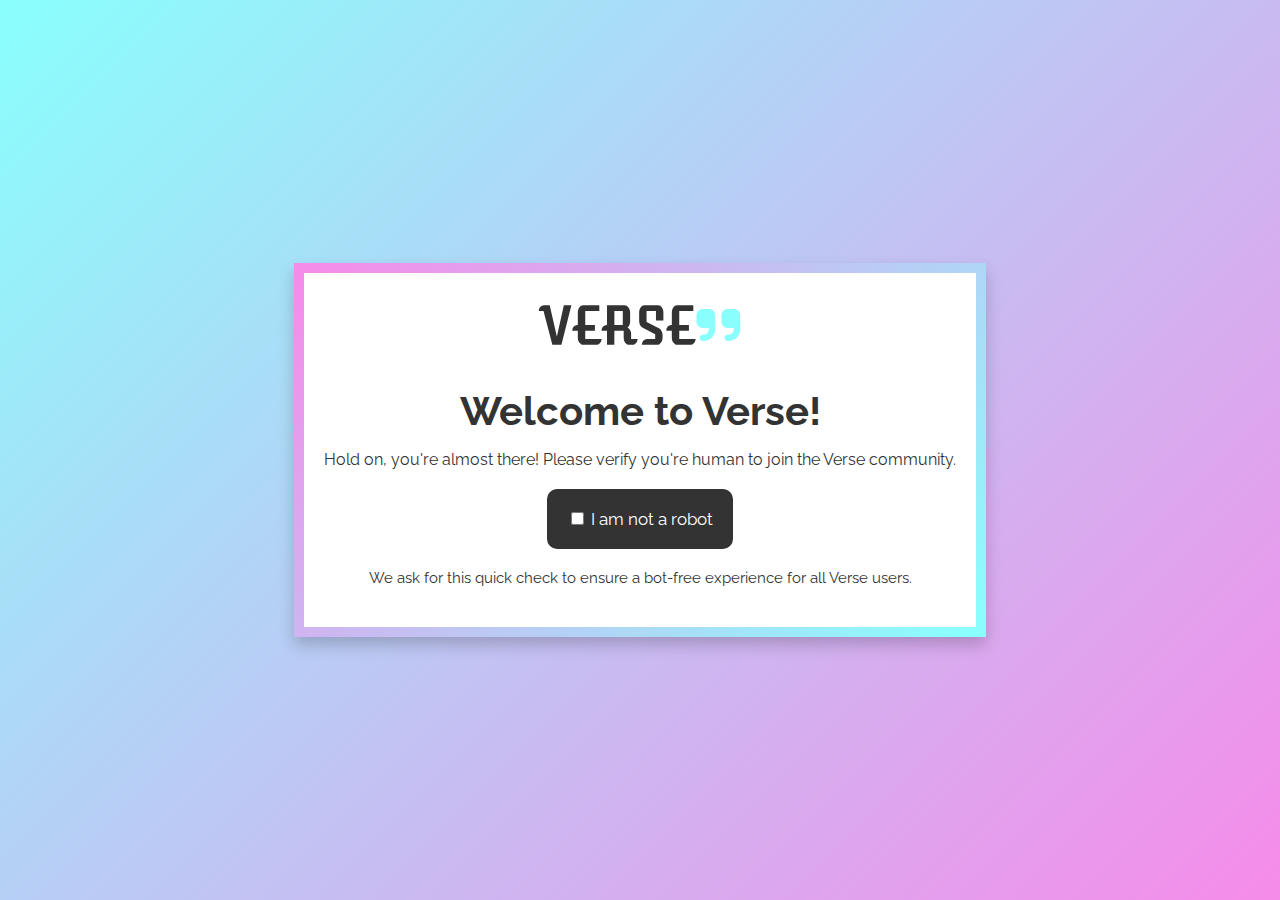
<file: index.html>
<!DOCTYPE html>
<html lang="en">
<head>
    <meta charset="UTF-8">
    <meta name="viewport" content="width=device-width, initial-scale=1.0">
    <meta name="description" content="A platform for sharing heartfelt messages, romantic notes, or inspiring wishes. No account needed, it's user-friendly, just verify you're human! Yoh! Verse it, you know!">
    <meta name="keywords" content="Verse, heartfelt messages, romantic notes, inspiring wishes, sharing platform, no account needed, user-friendly, verify human">
    <meta name="author" content="Franklyn Akam">

    <title>Verify to Enter Verse</title>

    <link rel="stylesheet" href="styles.css">
    <link rel="stylesheet" href="fontawesome-free-6.6.0-web/fontawesome-free-6.6.0-web/css/all.css">
    <link rel="icon" href="images/Verse favicon.png" type="image/png">
    <link rel="icon" sizes="16x16" href="images/favicon-16x16.png">
    <link rel="icon" sizes="32x32" href="images/favicon-32x32.png"> 
    <link rel="icon" sizes="48x48" href="images/favicon-48x48.png">
    <link rel="icon" sizes="64x64" href="images/favicon-64x64.png">
    <link rel="icon" sizes="128x128" href="images/favicon-128x128.png">
    <link rel="apple-touch-icon" sizes="180x180" href="images/favicon-180x180.png">

</head>

<body>


    <!-- Main section -->
    <main id="main">
        <div class="container">

            <!-- Logo section -->
            <div class="logo">
                <span class="verse-logo-text">VERSE<i class="fa-solid fa-quote-right"></i></span>
            </div>
    
            <!-- Welcome message -->
            <h1>Welcome to Verse!</h1>
            <p>Hold on, you're almost there! Please verify you're human to join the Verse community.</p>
    
            <!-- Cloudflare box -->
            <div class="cloudflare-box">
                <div>
                    <input type="checkbox" id="human-check"> <span>I am not a robot</span> 
                </div>
            </div>
    
            <!-- Small note -->
            <p class="note">We ask for this quick check to ensure a bot-free experience for all Verse users.</p>
        </div>
    </main>
    
    
<script src="script.js"></script>


</body>
</html>
</file>
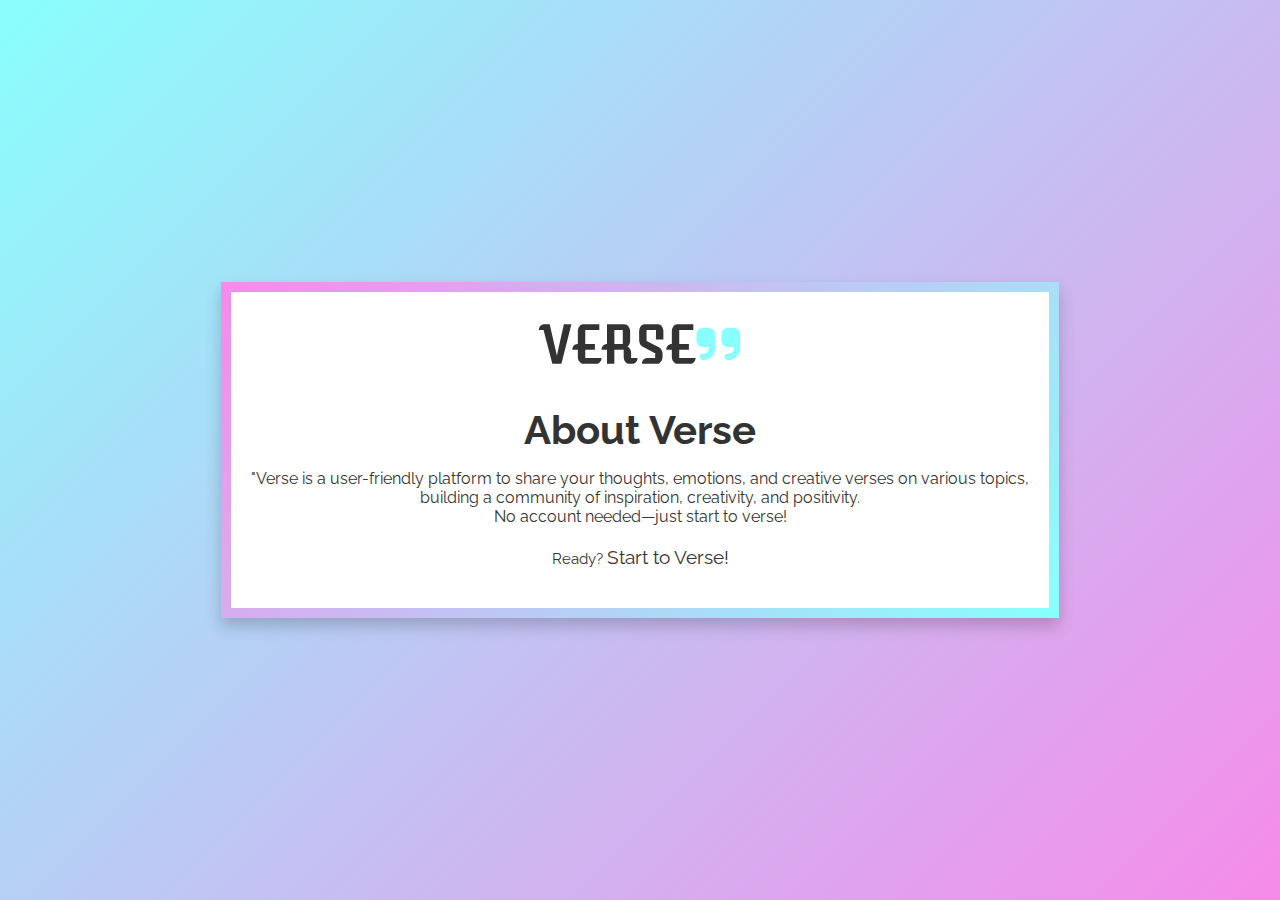
<file: about.html>
<!DOCTYPE html>
<html lang="en">
<head>
    <meta charset="UTF-8">
    <meta name="viewport" content="width=device-width, initial-scale=1.0">

    <meta name="description" content="Verse is a user-friendly platform to share creative verses, heartfelt messages, romantic notes, and inspiring wishes. Join a community of positivity without needing an account—just verify you're human and start sharing! Yoh! Verse it, you know!">

    <meta name="keywords" content="Verse, creative verses, heartfelt messages, romantic notes, inspiring wishes, sharing platform, no account needed, user-friendly, community, positivity, verify human">
    
    <meta name="author" content="Franklyn Akam">

    <title>About - Verse</title>

    <link rel="stylesheet" href="styles.css">
    <link rel="stylesheet" href="fontawesome-free-6.6.0-web/fontawesome-free-6.6.0-web/css/all.css">

    <link rel="icon" href="images/VERSE favicon.png" type="image/png">
    <link rel="icon" sizes="16x16" href="images/favicon-16x16.png">
    <link rel="icon" sizes="32x32" href="images/favicon-32x32.png"> 
    <link rel="icon" sizes="48x48" href="images/favicon-48x48.png">
    <link rel="icon" sizes="64x64" href="images/favicon-64x64.png">
    <link rel="icon" sizes="128x128" href="images/favicon-128x128.png">
    <link rel="apple-touch-icon" sizes="180x180" href="images/favicon-180x180.png">

</head>

<body>


    <!-- Main section -->
     <main id="main">
        <div class="container">

            <!-- Logo section -->
            <div class="logo">
                 <span class="verse-logo-text">VERSE<i class="fa-solid fa-quote-right"></i></span>
            </div>
     
            <!-- About note -->
            <h1>About Verse</h1>
            <p>"Verse is a user-friendly platform to share your thoughts, emotions, and creative verses on various topics, <br> 
                building a community of inspiration, creativity, and positivity. <br>
                No account needed—just start to verse!
            </p>
     
            <!-- Small note -->
            <p class="note"> Ready? <a href="verse.html">Start to Verse!</a></p>
        </div>
    </main>
     

</body>
</html>
</file>
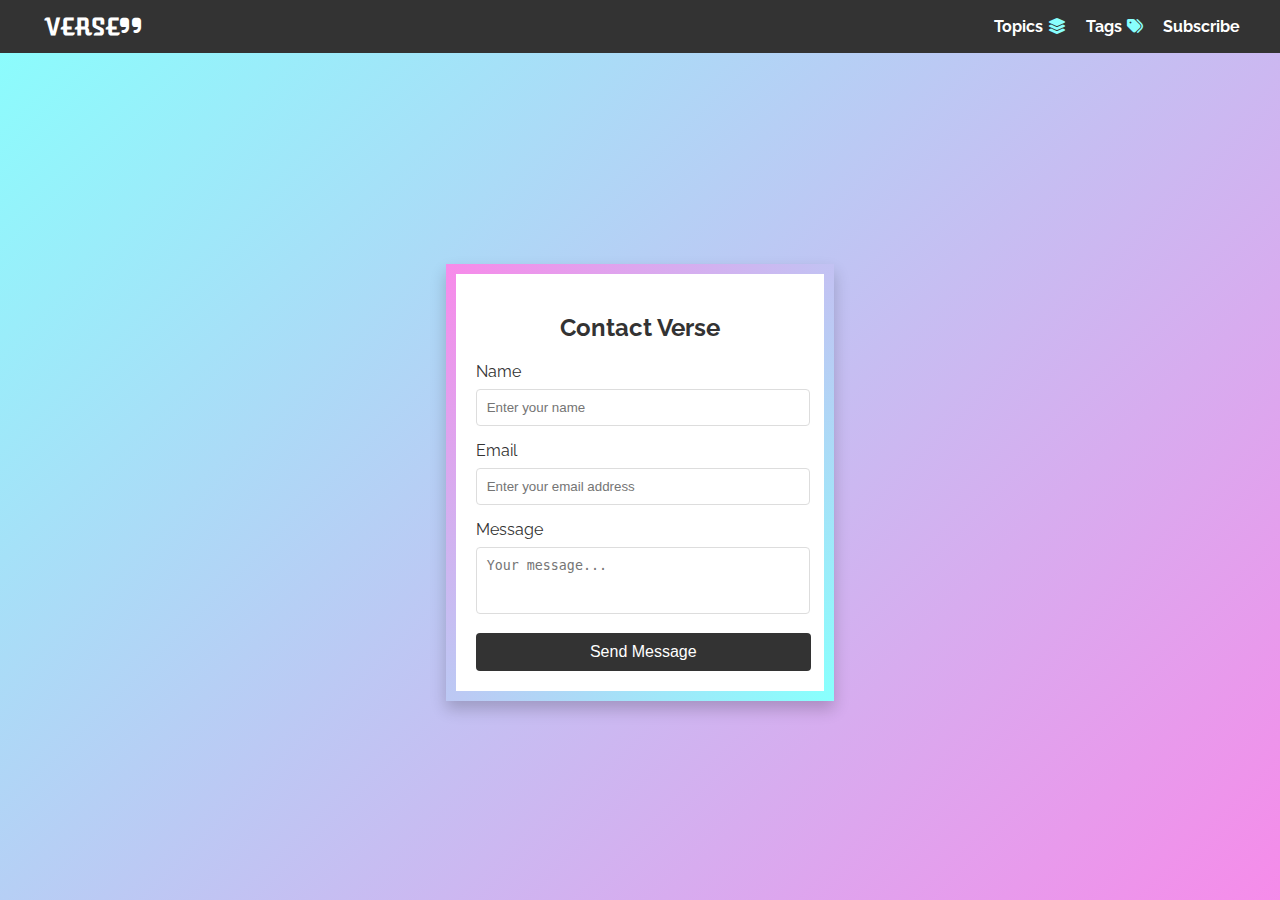
<file: contact.html>
<!DOCTYPE html>
<html lang="en">
<head>
    <meta charset="UTF-8">
    <meta name="viewport" content="width=device-width, initial-scale=1.0">
    <meta name="description" content="A platform for sharing heartfelt messages, romantic notes, or inspiring wishes. No account needed, it's user-friendly, just verify you're human! Yoh! Verse it, you know!">
    <meta name="keywords" content="Verse, heartfelt messages, romantic notes, inspiring wishes, sharing platform, no account needed, user-friendly, verify human">
    <meta name="author" content="Franklyn Akam">

    <title>Contact - Verse</title>

    <link rel="stylesheet" href="styles.css">
    <link rel="stylesheet" href="fontawesome-free-6.6.0-web/fontawesome-free-6.6.0-web/css/all.css">
    <link rel="icon" href="images/VERSE favicon.png" type="image/png">
    <link rel="icon" sizes="16x16" href="images/favicon-16x16.png">
    <link rel="icon" sizes="32x32" href="images/favicon-32x32.png"> 
    <link rel="icon" sizes="48x48" href="images/favicon-48x48.png">
    <link rel="icon" sizes="64x64" href="images/favicon-64x64.png">
    <link rel="icon" sizes="128x128" href="images/favicon-128x128.png">
    <link rel="apple-touch-icon" sizes="180x180" href="images/favicon-180x180.png">

</head>

<body>

    <!-- Header section -->
    <header id="header">
        <div class="verse-logo">
            <!-- <a href="about.html"><img src="images/VERSE transparent logo white.png" alt="Verse Logo"></a>  -->
            <a href="about.html"><span class="verse-logo-top-text">VERSE<i class="fa-solid fa-quote-right"></i></span></a>
        </div>
        
        <div class="nav">
            <nav>
                <ul>
                    <li><a href="topics.html">Topics <i class="fa-solid fa-layer-group"></i> </a></li>
                    <li><a href="tags.html">Tags <i class="fa-solid fa-tags"></i> </a></li>
                    <li><a href="subscribe.html">Subscribe</a></li>
                </ul>
            </nav>
        </div>
    </header>


    <!-- Main section -->
    <main id="main" class="main-form">
        <!-- Contact form -->
        <div class="contact-form">
            <h2>Contact Verse</h2>
            <form action="verse-contact-handler-url" method="POST">
                <label for="name">Name</label>
                <input type="text" id="name" name="name" placeholder="Enter your name" required>
                
                <label for="email">Email</label>
                <input type="email" id="email" name="email" placeholder="Enter your email address" required>
    
                <label for="message">Message</label>
                <textarea id="message" name="message" placeholder="Your message..." rows="3" required></textarea>
    
                <button type="submit">Send Message</button>
            </form>
        </div>
    </main>


    <!-- Footer section -->
    <!-- <footer id="footer">
        <div class="footer-container"> -->
                
            <!-- Top section: Logo, Socials, Newsletter -->
            <!-- <div class="footer-top"> -->
                    
                <!-- Logo and description -->
                <!-- <div class="verse-logo"> -->
                    <!-- <img src="images/VERSE transparent logo black.png" alt="Verse Logo">  -->
                    <!-- <span class="verse-logo-bottom-text">VERSE<i class="fa-solid fa-quote-right"></i></span>
                        
                    <p>
                        Verse offers a user-friendly experience. <br>
                        No account needed, <br>
                        just verify you're human and start to verse. <br>
                        Yoh! Verse it, you know!
                    </p>
                </div> -->
                        
                <!-- Verse socials -->
                <!-- <div class="verse-socials">
                    <a href="#"><i class="fa-brands fa-square-x-twitter"></i></a>
                    <a href="#"><i class="fa-brands fa-square-facebook"></i></a>
                </div> -->
                        
                <!-- Newsletter subscription form -->
                <!-- <div class="newsletter-form">
                    <form action="verse-newsletter-subscription-url" method="POST">
                        <div class="consent-checkbox">
                            <input type="checkbox" id="consent" name="consent" required>
                            <label for="consent">I consent to receive verse updates via email.</label>
                        </div>
                                
                        <div class="input-group">
                            <input type="email" name="email" placeholder="Enter your email address" required>
                            <button type="submit">Subscribe</button>
                        </div>
                    </form>
                </div>
            </div> -->
                    
            <!-- Bottom section: Copyright, Developer, Policies -->
            <!-- <div class="footer-bottom"> -->
                        
                <!-- Copyright -->
                <!-- <div class="copyright">
                    &copy; 2026 Zed Technologies
                </div> -->
                        
                <!-- Development attribution -->
                <!-- <div class="developer">
                    <a href="https://www.linkedin.com/in/franklynakam" target="_blank">Developed by Frankie</a>
                </div> -->
                        
                <!-- Policies links -->
                <!-- <div class="policies">
                        <a href="terms-of-use.html" target="_blank">Terms of Use</a>
                        <a href="privacy-policy.html" target="_blank">Privacy Policy</a>
                </div>
            </div>
        </div>
    </footer> -->

    
</body>
</html>
</file>
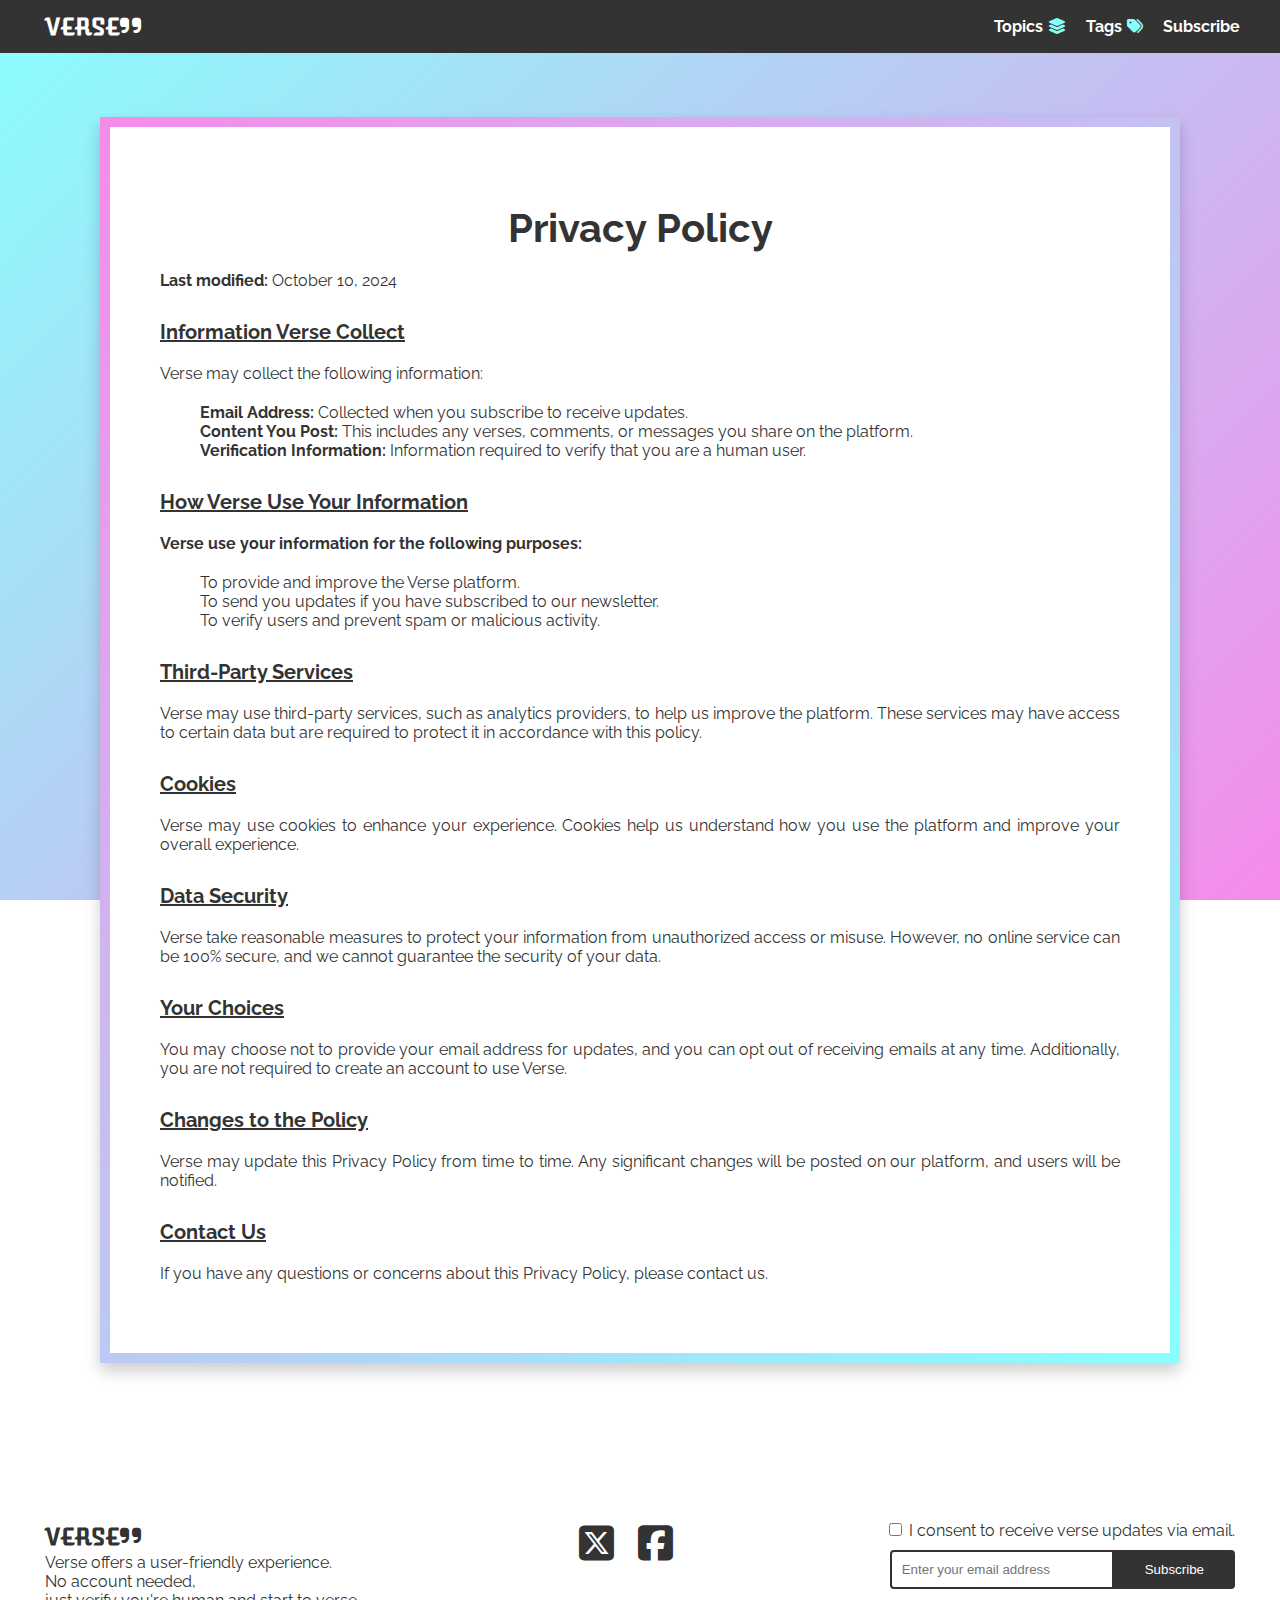
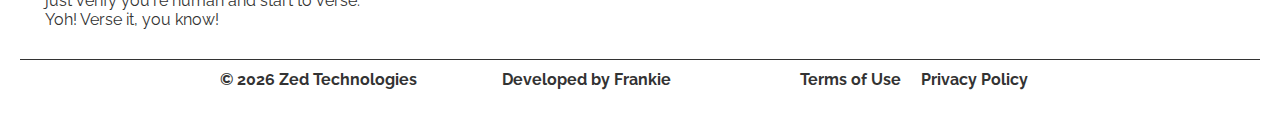
<file: privacy-policy.html>
<!DOCTYPE html>
<html lang="en">
<head>
    <meta charset="UTF-8">
    <meta name="viewport" content="width=device-width, initial-scale=1.0">
    <meta name="description" content="A platform for sharing heartfelt messages, romantic notes, or inspiring wishes. No account needed, it's user-friendly, just verify you're human! Yoh! Verse it, you know!">
    <meta name="keywords" content="Verse, heartfelt messages, romantic notes, inspiring wishes, sharing platform, no account needed, user-friendly, verify human">
    <meta name="author" content="Franklyn Akam">

    <title>Privacy Policy - Verse</title>

    <link rel="stylesheet" href="styles.css">
    <link rel="stylesheet" href="fontawesome-free-6.6.0-web/fontawesome-free-6.6.0-web/css/all.css">
    <link rel="icon" href="favicon/verse logo (Copy) (1).png" type="image/png">
    <link rel="icon" sizes="16x16" href="favicon/verse logo (Copy) (1).png">
    <link rel="icon" sizes="32x32" href="favicon/verse logo (Copy) (1).png"> 
    <link rel="icon" sizes="48x48" href="favicon/verse logo (Copy) (1).png">
    <link rel="icon" sizes="64x64" href="favicon/verse logo (Copy) (1).png">
    <link rel="icon" sizes="128x128" href="favicon/verse logo (Copy) (1).png">
    <link rel="apple-touch-icon" sizes="180x180" href="favicon/verse logo (Copy) (1).png">

</head>

<body>
    
    <!-- Header section -->
    <header id="header">
        <div class="verse-logo">
            <!-- <a href="about.html"><img src="images/VERSE transparent logo white.png" alt="Verse Logo"></a>  -->
            <a href="about.html"><span class="verse-logo-top-text">VERSE<i class="fa-solid fa-quote-right"></i></span></a>
        </div>
    
        <div class="nav">
            <nav>
                <ul>
                    <li><a href="topics.html">Topics <i class="fa-solid fa-layer-group"></i> </a></li>
                    <li><a href="tags.html">Tags <i class="fa-solid fa-tags"></i> </a></li>
                    <li><a href="subscribe.html">Subscribe</a></li>
                </ul>
            </nav>
        </div>
    </header>


    <!-- Main section -->
    <main id="main">
        <div class="main-container">
            <h1>Privacy Policy</h1>
            <p><strong>Last modified:</strong> October 10, 2024</p>
    
            <h2>Information Verse Collect</h2>
            <p>Verse may collect the following information:</p>
            <ul>
                <li><strong>Email Address:</strong> Collected when you subscribe to receive updates.</li>
                <li><strong>Content You Post:</strong> This includes any verses, comments, or messages you share on the platform.</li>
                <li><strong>Verification Information:</strong> Information required to verify that you are a human user.</li>
            </ul>
    
            <h2>How Verse Use Your Information</h2>
            <p class="p-bold">Verse use your information for the following purposes:</p>
            <ul>
                <li>To provide and improve the Verse platform.</li>
                <li>To send you updates if you have subscribed to our newsletter.</li>
                <li>To verify users and prevent spam or malicious activity.</li>
            </ul>
    
            <h2>Third-Party Services</h2>
            <p>
                Verse may use third-party services, such as analytics providers, to help us improve the platform. 
                These services may have access to certain data but are required to protect it in accordance with this policy.
            </p>
    
            <h2>Cookies</h2>
            <p>
                Verse may use cookies to enhance your experience. Cookies help us understand how you use the platform and improve your overall experience.
            </p>
    
            <h2>Data Security</h2>
            <p>
                Verse take reasonable measures to protect your information from unauthorized access or misuse. 
                However, no online service can be 100% secure, and we cannot guarantee the security of your data.
            </p>
    
            <h2>Your Choices</h2>
            <p>
                You may choose not to provide your email address for updates, and you can opt out of receiving emails at any time. 
                Additionally, you are not required to create an account to use Verse.
            </p>
    
            <h2>Changes to the Policy</h2>
            <p>
                Verse may update this Privacy Policy from time to time. Any significant changes will be posted on our platform, and users will be notified.
            </p>
    
            <h2>Contact Us</h2>
            <p>
                If you have any questions or concerns about this Privacy Policy, <a href="contact.html">please contact us.</a>
            </p>
        </div>
    </main>

    
    <!-- Footer section -->
    <footer id="footer">
        <div class="footer-container">
            
            <!-- Top section: Logo, Socials, Newsletter -->
            <div class="footer-top">
                
                <!-- Logo and description -->
                <div class="verse-logo">
                    <!-- <img src="images/VERSE transparent logo black.png" alt="Verse Logo">  -->
                    <span class="verse-logo-bottom-text">VERSE<i class="fa-solid fa-quote-right"></i></span>
                    
                    <p>
                        Verse offers a user-friendly experience. <br>
                        No account needed, <br>
                        just verify you're human and start to verse. <br>
                        Yoh! Verse it, you know!
                    </p>
                </div>
                
                <!-- Verse socials -->
                <div class="verse-socials">
                    <a href="#"><i class="fa-brands fa-square-x-twitter"></i></a>
                    <a href="#"><i class="fa-brands fa-square-facebook"></i></a>
                </div>
                
                <!-- Newsletter subscription form -->
                <div class="newsletter-form">
                    <form action="verse-newsletter-subscription-url" method="POST">
                        <div class="consent-checkbox">
                            <input type="checkbox" id="consent" name="consent" required>
                            <label for="consent">I consent to receive verse updates via email.</label>
                        </div>
                        
                        <div class="input-group">
                            <input type="email" name="email" placeholder="Enter your email address" required>
                            <button type="submit">Subscribe</button>
                        </div>
                    </form>
                </div>
            </div>
            
            <!-- Bottom section: Copyright, Developer, Policies -->
            <div class="footer-bottom">
                
                <!-- Copyright -->
                <div class="copyright">
                    &copy; 2026 Zed Technologies
                </div>
                
                <!-- Development attribution -->
                <div class="developer">
                    <a href="https://www.linkedin.com/in/franklynakam" target="_blank">Developed by Frankie</a>
                </div>
                
                <!-- Policies links -->
                <div class="policies">
                    <a href="terms-of-use.html" target="_blank">Terms of Use</a>
                    <a href="privacy-policy.html" target="_blank">Privacy Policy</a>
                </div>
            </div>
        </div>
    </footer>




</body>
</html>
</file>
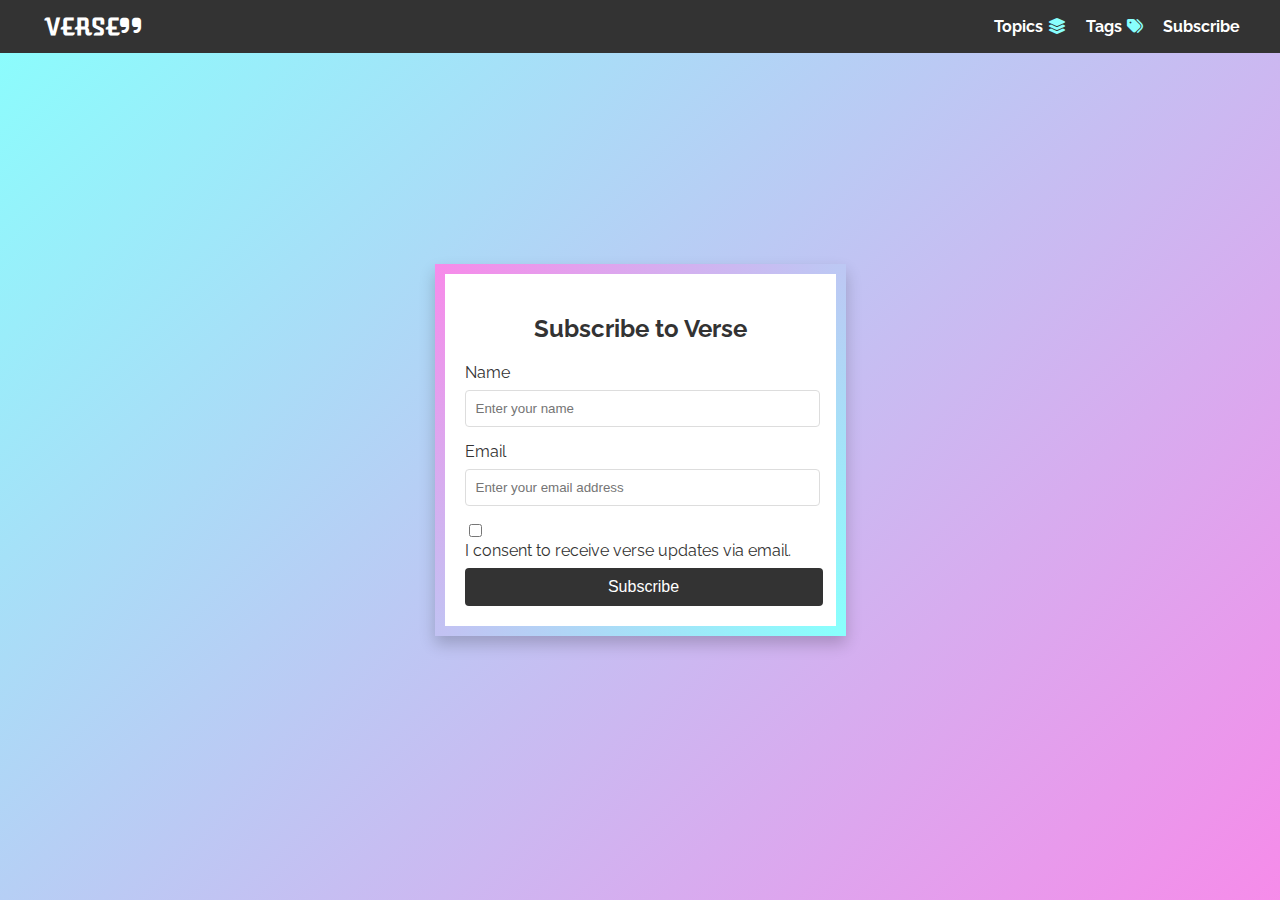
<file: subscribe.html>
<!DOCTYPE html>
<html lang="en">
<head>
    <meta charset="UTF-8">
    <meta name="viewport" content="width=device-width, initial-scale=1.0">
    <meta name="description" content="A platform for sharing heartfelt messages, romantic notes, or inspiring wishes. No account needed, it's user-friendly, just verify you're human! Yoh! Verse it, you know!">
    <meta name="keywords" content="Verse, heartfelt messages, romantic notes, inspiring wishes, sharing platform, no account needed, user-friendly, verify human">
    <meta name="author" content="Franklyn Akam">    

    <title>Subscribe - Verse</title>

    <link rel="stylesheet" href="styles.css">
    <link rel="stylesheet" href="fontawesome-free-6.6.0-web/fontawesome-free-6.6.0-web/css/all.css">
    <link rel="icon" href="images/VERSE favicon.png" type="image/png">
    <link rel="icon" sizes="16x16" href="images/favicon-16x16.png">
    <link rel="icon" sizes="32x32" href="images/favicon-32x32.png"> 
    <link rel="icon" sizes="48x48" href="images/favicon-48x48.png">
    <link rel="icon" sizes="64x64" href="images/favicon-64x64.png">
    <link rel="icon" sizes="128x128" href="images/favicon-128x128.png">
    <link rel="apple-touch-icon" sizes="180x180" href="images/favicon-180x180.png">

</head>

<body>

    <!-- Header section -->
    <header id="header">
        <div class="verse-logo">
            <!-- <a href="about.html"><img src="images/VERSE transparent logo white.png" alt="Verse Logo"></a>  -->
            <a href="about.html"><span class="verse-logo-top-text">VERSE<i class="fa-solid fa-quote-right"></i></span></a>
        </div>
        
        <div class="nav">
            <nav>
                <ul>
                    <li><a href="topics.html">Topics <i class="fa-solid fa-layer-group"></i> </a></li>
                    <li><a href="#">Tags <i class="fa-solid fa-tags"></i> </a></li>
                    <li><a href="subscribe.html">Subscribe</a></li>
                </ul>
            </nav>
        </div>
    </header>


    <!-- Main section -->
    <main id="main" class="main-form">
        <!-- Newsletter subscription form -->
        <div class="subscription-form">
            <h2>Subscribe to Verse</h2>
            <form action="verse-subscription-handler-url" method="POST">
                <label for="name">Name</label>
                <input type="text" id="name" name="name" placeholder="Enter your name" required>
                
                <label for="email">Email</label>
                <input type="email" id="email" name="email" placeholder="Enter your email address" required>
    
                <div class="consent-checkbox" id="checkbox">
                    <input type="checkbox" id="consent" name="consent" required>
                    <label for="consent">I consent to receive verse updates via email.</label>
                </div>
    
                <button type="submit">Subscribe</button>
            </form>
        </div>
    </main>


    <!-- Footer section -->
    <!-- <footer id="footer">
        <div class="footer-container"> -->
                
            <!-- Top section: Logo, Socials, Newsletter -->
            <!-- <div class="footer-top"> -->
                    
                <!-- Logo and description -->
                <!-- <div class="verse-logo"> -->
                    <!-- <img src="images/VERSE transparent logo black.png" alt="Verse Logo">  -->
                    <!-- <span class="verse-logo-bottom-text">VERSE<i class="fa-solid fa-quote-right"></i></span>
                        
                    <p>
                        Verse offers a user-friendly experience. <br>
                        No account needed, <br>
                        just verify you're human and start to verse. <br>
                        Yoh! Verse it, you know!
                    </p>
                </div> -->
                        
                <!-- Verse socials -->
                <!-- <div class="verse-socials">
                    <a href="#"><i class="fa-brands fa-square-x-twitter"></i></a>
                    <a href="#"><i class="fa-brands fa-square-facebook"></i></a>
                </div> -->
                        
                <!-- Newsletter subscription form -->
                <!-- <div class="newsletter-form">
                    <form action="your-newsletter-subscription-url" method="POST">
                        <div class="consent-checkbox">
                            <input type="checkbox" id="consent" name="consent" required>
                            <label for="consent">I consent to receive verse updates via email.</label>
                        </div>
                                
                        <div class="input-group">
                            <input type="email" name="email" placeholder="Enter your email address" required>
                            <button type="submit">Subscribe</button>
                        </div>
                    </form>
                </div>
            </div> -->
                    
            <!-- Bottom section: Copyright, Developer, Policies -->
            <!-- <div class="footer-bottom"> -->
                        
                <!-- Copyright -->
                <!-- <div class="copyright">
                    &copy; 2026 Zed Technologies
                </div> -->
                        
                <!-- Development attribution -->
                <!-- <div class="developer">
                    <a href="https://www.linkedin.com/in/franklynakam" target="_blank">Developed by Frankie</a>
                </div> -->
                        
                <!-- Policies links -->
                <!-- <div class="policies">
                        <a href="terms-of-use.html" target="_blank">Terms of Use</a>
                        <a href="privacy-policy.html" target="_blank">Privacy Policy</a>
                </div>
            </div>
        </div> -->
    <!-- </footer> -->


</body>
</html>
</file>
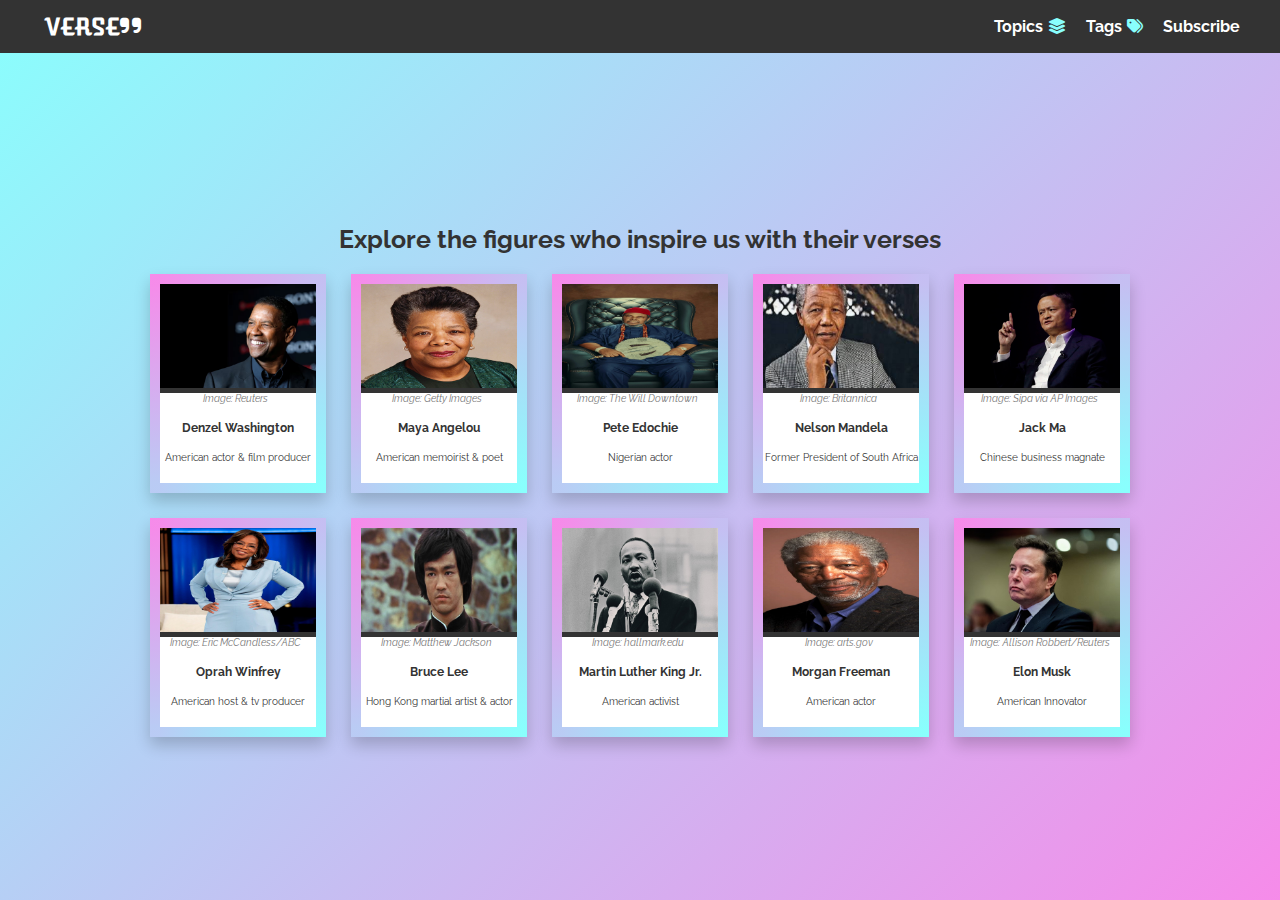
<file: tags.html>
<!DOCTYPE html>
<html lang="en">
<head>
    <meta charset="UTF-8">
    <meta name="viewport" content="width=device-width, initial-scale=1.0">
    <meta name="description" content="A platform for sharing heartfelt messages, romantic notes, or inspiring wishes. No account needed, it's user-friendly, just verify you're human! Yoh! Verse it, you know!">
    <meta name="keywords" content="Verse, heartfelt messages, romantic notes, inspiring wishes, sharing platform, no account needed, user-friendly, verify human">
    <meta name="author" content="Franklyn Akam">

    <title>Tags - Verse</title>

    <link rel="stylesheet" href="styles.css">
    <link rel="stylesheet" href="fontawesome-free-6.6.0-web/fontawesome-free-6.6.0-web/css/all.css">
    <link rel="icon" href="images/VERSE favicon.png" type="image/png">
    <link rel="icon" sizes="16x16" href="images/favicon-16x16.png">
    <link rel="icon" sizes="32x32" href="images/favicon-32x32.png"> 
    <link rel="icon" sizes="48x48" href="images/favicon-48x48.png">
    <link rel="icon" sizes="64x64" href="images/favicon-64x64.png">
    <link rel="icon" sizes="128x128" href="images/favicon-128x128.png">
    <link rel="apple-touch-icon" sizes="180x180" href="images/favicon-180x180.png">

</head>

<body>
    
    <!-- Header section -->
    <header id="header">
        <div class="verse-logo">
            <!-- <a href="about.html"><img src="images/VERSE transparent logo white.png" alt="Verse Logo"></a>  -->
            <a href="about.html"><span class="verse-logo-top-text">VERSE<i class="fa-solid fa-quote-right"></i></span></a> 
        </div>
        
        <div class="nav">
            <nav>
                <ul>
                    <li><a href="topics.html">Topics <i class="fa-solid fa-layer-group"></i> </a></li>
                    <li><a href="tags.html">Tags <i class="fa-solid fa-tags"></i> </a></li>
                    <li><a href="subscribe.html">Subscribe</a></li>
                </ul>
            </nav>
        </div>
    
    </header>


    <!-- Main section -->
    <main class="tags-container">

        <h1>Explore the figures who inspire us with their verses</h1>

        <div class="tag-grid">

            <!-- tags -->
            <a href="https://en.wikipedia.org/wiki/Denzel_Washington" target="_blank">
                
                <div class="tag-card">
                    <img src="images/denzel washington.avif" alt="Denzel-Washington">
                    <figcaption>Image: Reuters</figcaption>
                    <footer>Denzel Washington</footer>
                    <p>American actor & film producer</p>
                </div>
            </a>

            <a href="https://en.wikipedia.org/wiki/Maya_Angelou" target="_blank">
                
                <div class="tag-card">
                    <img src="images/maya_angelou_photo.jpg" alt="Maya-Angelou">
                    <figcaption>Image: Getty Images</figcaption>
                    <footer>Maya Angelou</footer>
                    <p>American memoirist & poet</p>
                </div>
            </a>

            <a href="https://en.wikipedia.org/wiki/Maya_Angelou" target="_blank">
                
                <div class="tag-card">
                    <img src="images/Pete-Edochie.jpg" alt="Pete-Edochie">
                    <figcaption>Image: The Will Downtown</figcaption>
                    <footer>Pete Edochie</footer>
                    <p>Nigerian actor</p>
                </div>
            </a>

            <a href="https://en.wikipedia.org/wiki/Nelson_Mandela" target="_blank">
                
                <div class="tag-card">
                    <img src="images/Nelson Mandela.jpeg" alt="Nelson-Mandela">
                    <figcaption>Image: Britannica</figcaption>
                    <footer>Nelson Mandela</footer>
                    <p>Former President of South Africa</p>
                </div>
            </a>

            <a href="https://en.wikipedia.org/wiki/Jack_Ma" target="_blank">
                
                <div class="tag-card">
                    <img src="images/Jack Ma.jpg" alt="Jack-Ma">
                    <figcaption>Image: Sipa via AP Images</figcaption>
                    <footer>Jack Ma</footer>
                    <p>Chinese business magnate</p>
                </div>
            </a>

            <a href="https://en.wikipedia.org/wiki/Oprah_Winfrey" target="_blank">
                
                <div class="tag-card">
                    <img src="images/oprah-Winfrey.jpg" alt="Oprah-Winfrey">
                    <figcaption>Image: Eric McCandless/ABC</figcaption>
                    <footer>Oprah Winfrey</footer>
                    <p>American host & tv producer</p>
                </div>
            </a>

            <a href="https://en.wikipedia.org/wiki/Bruce_Lee" target="_blank">
                
                <div class="tag-card">
                    <img src="images/Bruce Lee.jpg" alt="Bruce-Lee">
                    <figcaption>Image: Matthew Jackson</figcaption>
                    <footer>Bruce Lee</footer>
                    <p>Hong Kong martial artist & actor</p>
                </div>
            </a>
            
            <a href="https://en.wikipedia.org/wiki/Martin_Luther_King_Jr." target="_blank">
                
                <div class="tag-card">
                    <img src="images/Martin-Luther-King-Jr.jpg" alt="Martin-Luther-King-Jr.">
                    <figcaption>Image: hallmark.edu</figcaption>
                    <footer>Martin Luther King Jr.</footer>
                    <p>American activist</p>
                </div>
            </a>

            <a href="https://en.wikipedia.org/wiki/Morgan_Freeman" target="_blank">
                
                <div class="tag-card">
                    <img src="images/morgan-freeman.png" alt="Morgan-Freeman.">
                    <figcaption>Image: arts.gov</figcaption>
                    <footer>Morgan Freeman</footer>
                    <p>American actor</p>
                </div>
            </a>

            <a href="https://en.wikipedia.org/wiki/Elon_Musk" target="_blank">
                
                <div class="tag-card">
                    <img src="images/Elon-Musk.avif" alt="Elon-Musk.">
                    <figcaption>Image: Allison Robbert/Reuters</figcaption>
                    <footer>Elon Musk</footer>
                    <p>American Innovator</p>
                </div>
            </a>
           
        </div>

    </main>


    <!-- Footer section -->
    <!-- <footer id="tag-footer">
        <div class="tag-footer-container"> -->
            
            <!-- Top section: Logo, Socials, Newsletter -->
            <!-- <div class="tag-footer-top"> -->
                
                <!-- Logo and description -->
                <!-- <div class="verse-logo"> -->
                    <!-- <img src="images/VERSE transparent logo black.png" alt="Verse Logo">  -->
                    <!-- <span class="verse-logo-bottom-text">VERSE<i class="fa-solid fa-quote-right"></i></span>
                    
                    <p>
                        Verse offers a user-friendly experience. <br>
                        No account needed, <br>
                        just verify you're human and start to verse. <br>
                        Yoh! Verse it, you know!
                    </p>
                </div> -->
                
                <!-- Verse socials -->
                <!-- <div class="verse-socials">
                    <a href="#"><i class="fa-brands fa-square-x-twitter"></i></a>
                    <a href="#"><i class="fa-brands fa-square-facebook"></i></a>
                </div> -->
                
                <!-- Newsletter subscription form -->
                <!-- <div class="newsletter-form">
                    <form action="verse-newsletter-subscription-url" method="POST">
                        <div class="consent-checkbox">
                            <input type="checkbox" id="consent" name="consent" required>
                            <label for="consent">I consent to receive verse updates via email.</label>
                        </div>
                        
                        <div class="input-group">
                            <input type="email" name="email" placeholder="Enter your email address" required>
                            <button type="submit">Subscribe</button>
                        </div>
                    </form>
                </div>
            </div> -->
            
            <!-- Bottom section: Copyright, Developer, Policies -->
            <!-- <div class="footer-bottom"> -->
                
                <!-- Copyright -->
                <!-- <div class="copyright">
                    &copy; 2026 Zed Technologies
                </div> -->
                
                <!-- Development attribution -->
                <!-- <div class="developer">
                    <a href="https://www.linkedin.com/in/franklynakam" target="_blank">Developed by Frankie</a>
                </div> -->
                
                <!-- Policies links -->
                <!-- <div class="policies">
                    <a href="terms-of-use.html" target="_blank">Terms of Use</a>
                    <a href="privacy-policy.html" target="_blank">Privacy Policy</a>
                </div>

            </div>
        </div>
    </footer> -->


    <script src="script.js"></script>


</body>
</html>
</file>
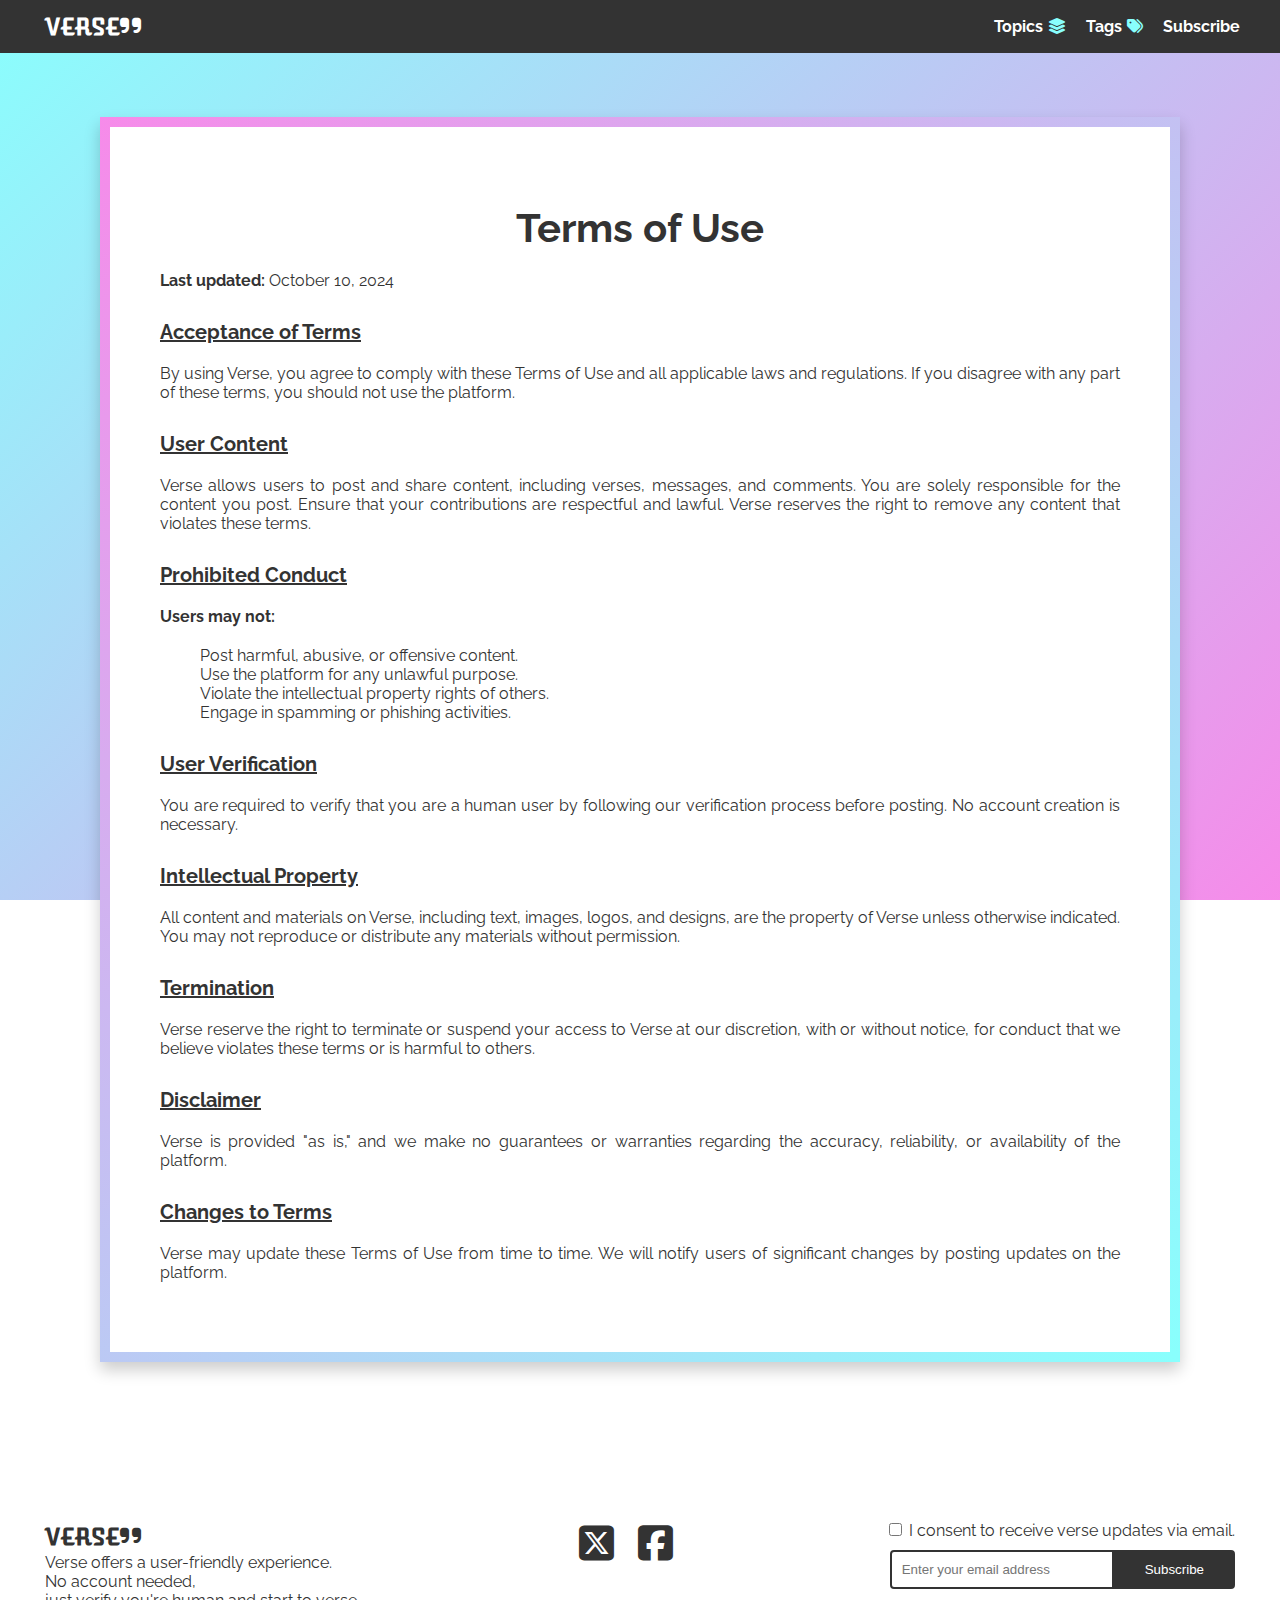
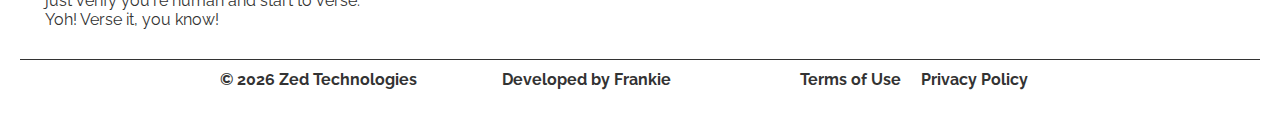
<file: terms-of-use.html>
<!DOCTYPE html>
<html lang="en">
<head>
    <meta charset="UTF-8">
    <meta name="viewport" content="width=device-width, initial-scale=1.0">
    <meta name="description" content="A platform for sharing heartfelt messages, romantic notes, or inspiring wishes. No account needed, it's user-friendly, just verify you're human! Yoh! Verse it, you know!">
    <meta name="keywords" content="Verse, heartfelt messages, romantic notes, inspiring wishes, sharing platform, no account needed, user-friendly, verify human">
    <meta name="author" content="Franklyn Akam">

    <title>Terms of Use - Verse</title>

    <link rel="stylesheet" href="styles.css">
    <link rel="stylesheet" href="fontawesome-free-6.6.0-web/fontawesome-free-6.6.0-web/css/all.css">
    <link rel="icon" href="favicon/verse logo (Copy) (1).png" type="image/png">
    <link rel="icon" sizes="16x16" href="favicon/verse logo (Copy) (1).png">
    <link rel="icon" sizes="32x32" href="favicon/verse logo (Copy) (1).png"> 
    <link rel="icon" sizes="48x48" href="favicon/verse logo (Copy) (1).png">
    <link rel="icon" sizes="64x64" href="favicon/verse logo (Copy) (1).png">
    <link rel="icon" sizes="128x128" href="favicon/verse logo (Copy) (1).png">
    <link rel="apple-touch-icon" sizes="180x180" href="favicon/verse logo (Copy) (1).png">

</head>

<body>
    
    <!-- Header section -->
    <header id="header">
        <div class="verse-logo">
            <!-- <a href="about.html"><img src="images/VERSE transparent logo white.png" alt="Verse Logo"></a>  -->
            <a href="about.html"><span class="verse-logo-top-text">VERSE<i class="fa-solid fa-quote-right"></i></span></a>
        </div>
    
        <div class="nav">
            <nav>
                <ul>
                    <li><a href="topics.html">Topics <i class="fa-solid fa-layer-group"></i> </a></li>
                    <li><a href="tags.html">Tags <i class="fa-solid fa-tags"></i> </a></li>
                    <li><a href="subscribe.html">Subscribe</a></li>
                </ul>
            </nav>
        </div>
    </header>


    <!-- Main section -->
    <main id="main">
        <div class="main-container">
            <h1>Terms of Use</h1>
            <p><strong>Last updated:</strong> October 10, 2024</p>

            <h2>Acceptance of Terms</h2>
            <p>
                By using Verse, you agree to comply with these Terms of Use and all applicable laws and regulations. 
                If you disagree with any part of these terms, you should not use the platform.
            </p>

            <h2>User Content</h2>
            <p>
                Verse allows users to post and share content, including verses, messages, and comments. 
                You are solely responsible for the content you post. Ensure that your contributions are respectful and lawful. 
                Verse reserves the right to remove any content that violates these terms.
            </p>

            <h2>Prohibited Conduct</h2>
            <p class="p-bold">Users may not:</p>
            <ul>
                <li>Post harmful, abusive, or offensive content.</li>
                <li>Use the platform for any unlawful purpose.</li>
                <li>Violate the intellectual property rights of others.</li>
                <li>Engage in spamming or phishing activities.</li>
            </ul>

            <h2>User Verification</h2>
            <p>
                You are required to verify that you are a human user by following our verification process before posting. No account creation is necessary.
            </p>

            <h2>Intellectual Property</h2>
            <p>
                All content and materials on Verse, including text, images, logos, and designs, are the property of Verse unless otherwise indicated. 
                You may not reproduce or distribute any materials without permission.
            </p>

            <h2>Termination</h2>
            <p>
                Verse reserve the right to terminate or suspend your access to Verse at our discretion, with or without notice, 
            for conduct that we believe violates these terms or is harmful to others.
            </p>

            <h2>Disclaimer</h2>
            <p>
                Verse is provided "as is," and we make no guarantees or warranties regarding the accuracy, reliability, or availability of the platform.
            </p>

            <h2>Changes to Terms</h2>
            <p>
            Verse may update these Terms of Use from time to time. We will notify users of significant changes by posting updates on the platform.
            </p>
        </div>
    </main>


    <!-- Footer section -->
    <footer id="footer">
        <div class="footer-container">
            
            <!-- Top section: Logo, Socials, Newsletter -->
            <div class="footer-top">
                
                <!-- Logo and description -->
                <div class="verse-logo">
                    <!-- <img src="images/VERSE transparent logo black.png" alt="Verse Logo">  -->
                    <span class="verse-logo-bottom-text">VERSE<i class="fa-solid fa-quote-right"></i></span>
                    
                    <p>
                        Verse offers a user-friendly experience. <br>
                        No account needed, <br>
                        just verify you're human and start to verse. <br>
                        Yoh! Verse it, you know!
                    </p>
                </div>
                    
                <!-- Verse socials -->
                <div class="verse-socials">
                    <a href="#"><i class="fa-brands fa-square-x-twitter"></i></a>
                    <a href="#"><i class="fa-brands fa-square-facebook"></i></a>
                </div>
                    
                <!-- Newsletter subscription form -->
                <div class="newsletter-form">
                    <form action="verse-newsletter-subscription-url" method="POST">
                        <div class="consent-checkbox">
                            <input type="checkbox" id="consent" name="consent" required>
                            <label for="consent">I consent to receive verse updates via email.</label>
                        </div>
                            
                        <div class="input-group">
                            <input type="email" name="email" placeholder="Enter your email address" required>
                            <button type="submit">Subscribe</button>
                        </div>
                    </form>
                </div>
            </div>
                
            <!-- Bottom section: Copyright, Developer, Policies -->
            <div class="footer-bottom">
                    
                <!-- Copyright -->
                <div class="copyright">
                    &copy; 2026 Zed Technologies
                </div>
                    
                <!-- Development attribution -->
                <div class="developer">
                    <a href="https://www.linkedin.com/in/franklynakam" target="_blank">Developed by Frankie</a>
                </div>
                    
                <!-- Policies links -->
                <div class="policies">
                        <a href="terms-of-use.html" target="_blank">Terms of Use</a>
                        <a href="privacy-policy.html" target="_blank">Privacy Policy</a>
                </div>
            </div>
        </div>
    </footer>


</body>
</html>
</file>
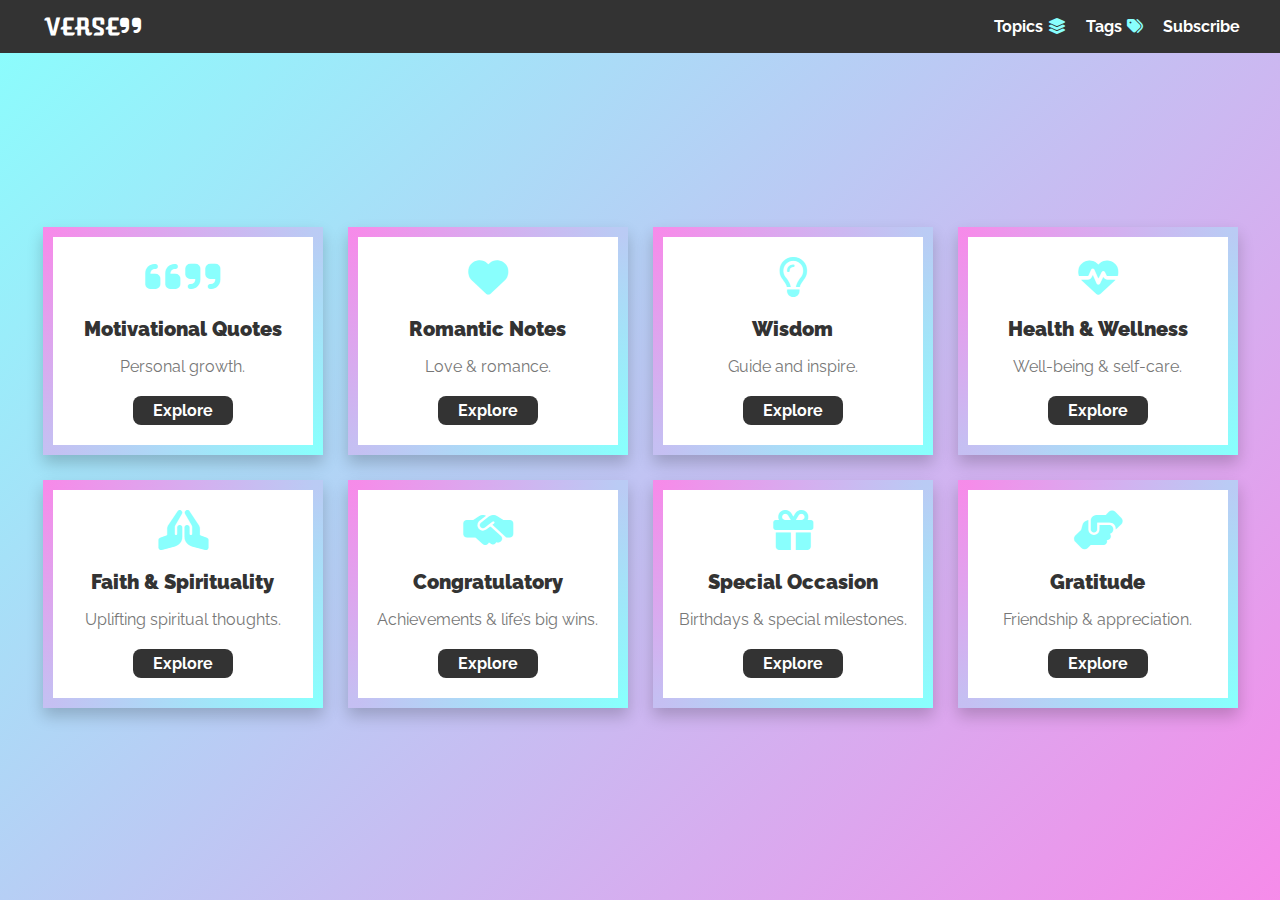
<file: topics.html>
<!DOCTYPE html>
<html lang="en">
<head>
    <meta charset="UTF-8">
    <meta name="viewport" content="width=device-width, initial-scale=1.0">
    <meta name="description" content="A platform for sharing heartfelt messages, romantic notes, or inspiring wishes. No account needed, it's user-friendly, just verify you're human! Yoh! Verse it, you know!">
    <meta name="keywords" content="Verse, heartfelt messages, romantic notes, inspiring wishes, sharing platform, no account needed, user-friendly, verify human">
    <meta name="author" content="Franklyn Akam">

    <title>Topics - Verse</title>

    <link rel="stylesheet" href="styles.css">
    <link rel="stylesheet" href="fontawesome-free-6.6.0-web/fontawesome-free-6.6.0-web/css/all.css">
    <link rel="icon" href="images/VERSE favicon.png" type="image/png">
    <link rel="icon" sizes="16x16" href="images/favicon-16x16.png">
    <link rel="icon" sizes="32x32" href="images/favicon-32x32.png"> 
    <link rel="icon" sizes="48x48" href="images/favicon-48x48.png">
    <link rel="icon" sizes="64x64" href="images/favicon-64x64.png">
    <link rel="icon" sizes="128x128" href="images/favicon-128x128.png">
    <link rel="apple-touch-icon" sizes="180x180" href="images/favicon-180x180.png">

</head>

<body>
    
    <!-- Header section -->
    <header id="header">
        <div class="verse-logo">
            <!-- <a href="about.html"><img src="images/VERSE transparent logo white.png" alt="Verse Logo"></a>  -->
            <a href="about.html"><span class="verse-logo-top-text">VERSE<i class="fa-solid fa-quote-right"></i></span></a> 
        </div>
        
        <div class="nav">
            <nav>
                <ul>
                    <li><a href="topics.html">Topics <i class="fa-solid fa-layer-group"></i> </a></li>
                    <li><a href="tags.html">Tags <i class="fa-solid fa-tags"></i> </a></li>
                    <li><a href="subscribe.html">Subscribe</a></li>
                </ul>
            </nav>
        </div>
    
    </header>
    
    
    <!-- Main section -->
    <main class="topics-container">
        
        <!-- Topic cards -->
        <div class="topic-card">
            <i class="fa-solid fa-quote-left"></i> <i class="fa-solid fa-quote-right"></i>
            <h2>Motivational Quotes</h2>
            <p>Personal growth.</p>
            <a href="#">Explore <!--<i class="fa fa-arrow-right"></i>--> </a>
        </div>
        
        <div class="topic-card">
            <i class="fa-solid fa-heart"></i>
            <h2>Romantic Notes</h2>
            <p>Love & romance.</p>
            <a href="notes.html">Explore <!--<i class="fa fa-arrow-right"></i>--> </a>
        </div>

        <div class="topic-card">
            <i class="fa-regular fa-lightbulb"></i>
            <h2>Wisdom</h2>
            <p>Guide and inspire.</p>
            <a href="wisdom.html">Explore <!--<i class="fa fa-arrow-right"></i>--> </a>
        </div>

        <div class="topic-card">
            <i class="fa-solid fa-heart-pulse"></i>
            <h2>Health & Wellness</h2>
            <p>Well-being & self-care.</p>
            <a href="health.html">Explore <!--<i class="fa fa-arrow-right"></i>--> </a>
        </div>

        <div class="topic-card">
            <i class="fa-solid fa-praying-hands"></i>
            <h2>Faith & Spirituality</h2>
            <p>Uplifting spiritual thoughts.</p>
            <a href="faith.html">Explore <!--<i class="fa fa-arrow-right"></i>--> </a>
        </div>

        <div class="topic-card">
            <i class="fa-solid fa-handshake-simple"></i>
            <h2>Congratulatory</h2>
            <p>Achievements & life’s big wins.</p>
            <a href="congrats.html">Explore <!--<i class="fa fa-arrow-right"></i>--> </a>
        </div>

        <div class="topic-card">
            <i class="fa-solid fa-gift"></i>
            <h2>Special Occasion</h2>
            <p>Birthdays & special milestones.</p>
            <a href="special.html">Explore <!--<i class="fa fa-arrow-right"></i>--> </a>
        </div>

        <div class="topic-card">
            <i class="fa-solid fa-hands-helping"></i>
            <h2>Gratitude</h2>
            <p>Friendship & appreciation.</p>
            <a href="gratitude.html">Explore <!--<i class="fa fa-arrow-right"></i>--> </a>
        </div>
        
    </main>


    <!-- Footer section -->
    <!-- <footer id="topic-footer">
        <div class="topic-footer-container"> -->
            
            <!-- Top section: Logo, Socials, Newsletter -->
            <!-- <div class="topic-footer-top"> -->
                
                <!-- Logo and description -->
                <!-- <div class="verse-logo"> -->
                    <!-- <img src="images/VERSE transparent logo black.png" alt="Verse Logo">  -->
                    <!-- <span class="verse-logo-bottom-text">VERSE<i class="fa-solid fa-quote-right"></i></span>
                    
                    <p>
                        Verse offers a user-friendly experience. <br>
                        No account needed, <br>
                        just verify you're human and start to verse. <br>
                        Yoh! Verse it, you know!
                    </p>
                </div> -->
                
                <!-- Verse socials -->
                <!-- <div class="verse-socials">
                    <a href="#"><i class="fa-brands fa-square-x-twitter"></i></a>
                    <a href="#"><i class="fa-brands fa-square-facebook"></i></a>
                </div> -->
                
                <!-- Newsletter subscription form -->
                <!-- <div class="newsletter-form">
                    <form action="verse-newsletter-subscription-url" method="POST">
                        <div class="consent-checkbox">
                            <input type="checkbox" id="consent" name="consent" required>
                            <label for="consent">I consent to receive verse updates via email.</label>
                        </div>
                        
                        <div class="input-group">
                            <input type="email" name="email" placeholder="Enter your email address" required>
                            <button type="submit">Subscribe</button>
                        </div>
                    </form>
                </div>
            </div> -->
            
            <!-- Bottom section: Copyright, Developer, Policies -->
            <!-- <div class="footer-bottom"> -->
                
                <!-- Copyright -->
                <!-- <div class="copyright">
                    &copy; 2026 Zed Technologies
                </div> -->
                
                <!-- Development attribution -->
                <!-- <div class="developer">
                    <a href="https://www.linkedin.com/in/franklynakam" target="_blank">Developed by Frankie</a>
                </div> -->
                
                <!-- Policies links -->
                <!-- <div class="policies">
                    <a href="terms-of-use.html" target="_blank">Terms of Use</a>
                    <a href="privacy-policy.html" target="_blank">Privacy Policy</a>
                </div>

            </div>
        </div>
    </footer> -->


    <script src="script.js"></script>


</body>
</html>
</file>
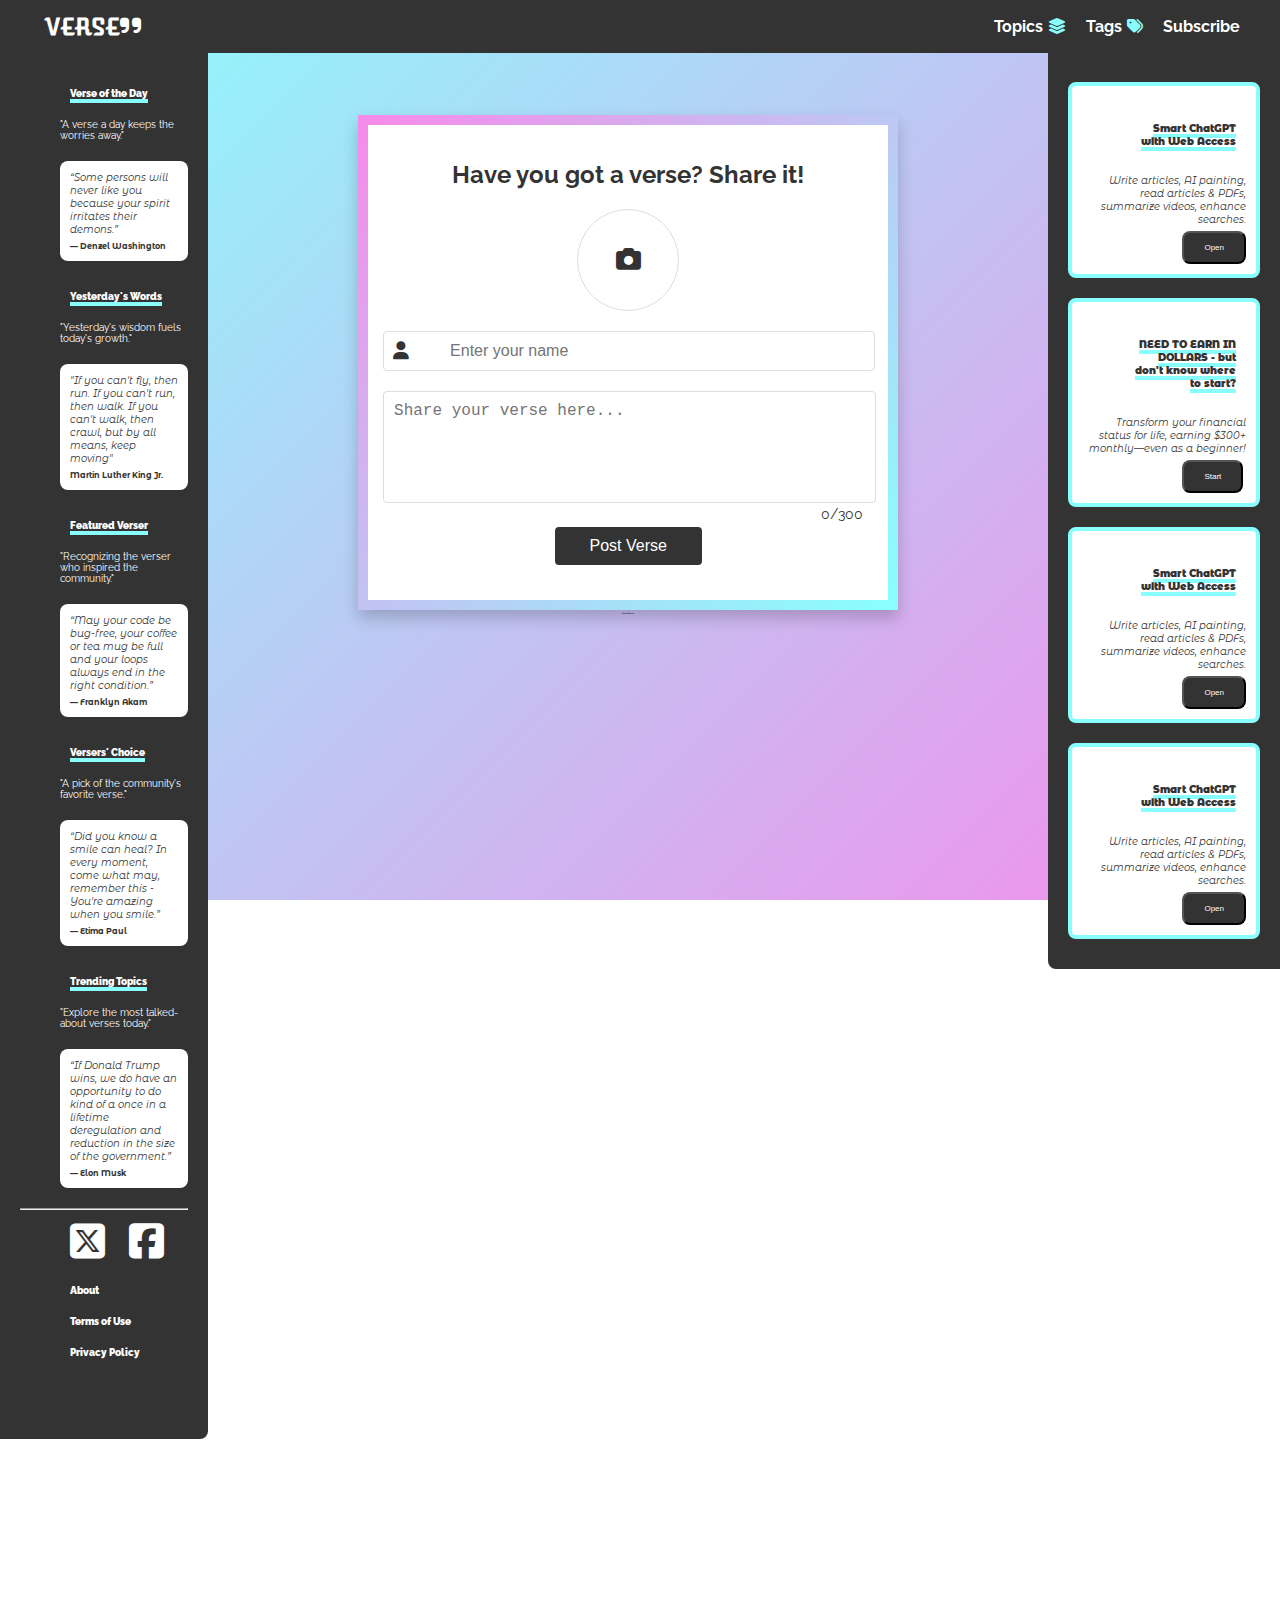
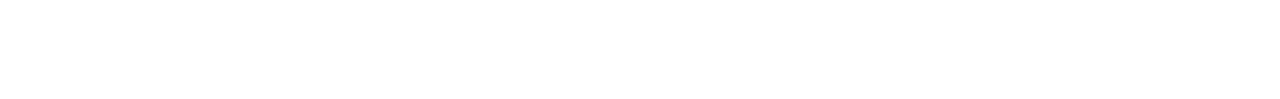
<file: verse.html>
<!DOCTYPE html>
<html lang="en">
<head>
    <meta charset="UTF-8">
    <meta name="viewport" content="width=device-width, initial-scale=1.0">
    <meta name="description" content="A platform for sharing heartfelt messages, romantic notes, or inspiring wishes. No account needed, it's user-friendly, just verify you're human! Yoh! Verse it, you know!">
    <meta name="keywords" content="Verse, heartfelt messages, romantic notes, inspiring wishes, sharing platform, no account needed, user-friendly, verify human">
    <meta name="author" content="Franklyn Akam">

    <title>Yoh! Verse it, You Know!</title>

    <link rel="stylesheet" href="styles.css">
    <link rel="stylesheet" href="fontawesome-free-6.6.0-web/fontawesome-free-6.6.0-web/css/all.css">
    <link rel="icon" href="favicon/verse logo (Copy) (1).png" type="image/png">
    <link rel="icon" sizes="16x16" href="favicon/verse logo (Copy) (1).png">
    <link rel="icon" sizes="32x32" href="favicon/verse logo (Copy) (1).png"> 
    <link rel="icon" sizes="48x48" href="favicon/verse logo (Copy) (1).png">
    <link rel="icon" sizes="64x64" href="favicon/verse logo (Copy) (1).png">
    <link rel="icon" sizes="128x128" href="favicon/verse logo (Copy) (1).png">
    <link rel="apple-touch-icon" sizes="180x180" href="favicon/verse logo (Copy) (1).png">

</head>

<body>

    <!-- Header section -->
    <header id="header">
        <div class="verse-logo">
            <!-- <a href="about.html"><img src="images/VERSE transparent logo white.png" alt="Verse Logo"></a>  -->
            <a href="about.html"><span class="verse-logo-top-text">VERSE<i class="fa-solid fa-quote-right"></i></span></a> 
        </div>

        <div class="nav">
            <nav>
                <ul>
                    <li><a href="topics.html">Topics <i class="fa-solid fa-layer-group"></i> </a></li>
                    <li><a href="tags.html">Tags <i class="fa-solid fa-tags"></i> </a></li>
                    <li><a href="subscribe.html">Subscribe</a></li>
                </ul>
            </nav>
        </div>

    </header>

    
    <!-- Main section -->
    <main id="main">

        <!-- Sidebar -->
        <aside class="sidebar">
            <ul class="sidebar-top">
                <li>Verse of the Day</li>
                <p>"A verse a day keeps the worries away."</p>
                <blockquote class="blockquote">
                    <p>“Some persons will never like you because your spirit irritates their demons.”</p>
                    <footer>— Denzel Washington</footer>
                </blockquote>

                <li>Yesterday's Words</li>
                <p>"Yesterday's wisdom fuels today's growth."</p>
                <blockquote class="blockquote">
                    <p>"If you can't fly, then run. If you can't run, then walk. If you can't walk, then crawl, but by all means, keep moving"</p>
                    <footer>Martin Luther King Jr.</footer>
                </blockquote>

                <li>Featured Verser</li>
                <p>"Recognizing the verser who inspired the community."</p>
                <blockquote class="blockquote">
                    <p>“May your code be bug-free, your coffee or tea mug be full and your loops always end in the right condition.”</p>
                    <footer>— Franklyn Akam</footer>
                </blockquote>

                <li>Versers' Choice</li>
                <p>"A pick of the community's favorite verse."</p>
                <blockquote class="blockquote">
                    <p>“Did you know a smile can heal? In every moment, come what may, remember this - You're amazing when you smile.”</p>
                    <footer>— Etima Paul</footer>
                </blockquote>

                <li>Trending Topics</li>
                <p>"Explore the most talked-about verses today."</p>
                <blockquote class="blockquote">
                    <p>“If Donald Trump wins, we do have an opportunity to do kind of a once in a lifetime deregulation and reduction in the size of the government.”</p>
                    <footer>— Elon Musk</footer>
                </blockquote>
            </ul>

            <hr>

            <!-- Verse socials -->
            <div class="sidebar-socials">
                <a href="#"><i class="fa-brands fa-square-x-twitter"></i></a>
                <a href="#"><i class="fa-brands fa-square-facebook"></i></a>
            </div>

            <ul class="sidebar-footer">
                <li><a href="about.html">About</a></li>
                <li><a href="terms-of-use.html">Terms of Use</a></li>
                <li><a href="privacy-policy.html">Privacy Policy</a></li>
            </ul>

        </aside>
        
        <!-- Share your verse section -->
        <div class="verse-container">
            <div class="verse-box">
                <h2>Have you got a verse? Share it!</h2>
                
                <!-- User photo upload -->
                <div class="photo-upload-wrapper">
                    <input type="file" id="user-photo" accept=".jpeg, .png, .jpg">
                    <label for="user-photo" class="user-photo-label">
                        <div class="user-upload-box">
                            <i class="fa fa-camera"></i> 
                        </div>
                    </label>
                    <div id="photo-preview"></div>
                </div>

                <!-- Input for user name -->
                <div class="input-wrapper">
                    <input type="text" id="username-input" placeholder="Enter your name" required>
                    <i class="fa fa-user"></i>
                </div>
            
                <!-- Textarea for verse with character count -->
                <div class="textarea-wrapper">
                    <textarea id="verse-input" placeholder="Share your verse here..." rows="5" maxlength="300" required></textarea>
                    <span id="char-counter">0/300</span>
                </div>
            
                <!-- Post button -->
                <button id="post-verse-btn">Post Verse</button>
            </div>

            <!-- Display Posted Verses -->
            <div id="verse-display" class="verse-display">
                <h3>Shared Verses</h3>
                <div id="verses-container"></div>
            </div>

        </div>  

        <!-- Ad sidebar-->
        <aside class="ad-sidebar">
            <blockquote class="ad-blockquote">
                    <ul class="ad-sidebar-top">
                        <li>Smart ChatGPT with Web Access</li>
                    </ul>

                    <p>Write articles, AI painting, read
                        articles & PDFs, summarize videos,
                        enhance searches.
                    </p>
                    
                    <a href="https://sider.ai/apps/lp-chatgpt?source=gg&p1=ai&p2=display&gad_source=5&gclid=EAIaIQobChMImaL2kra0iQMVsB1oCB1aBxlCEAEYASAAEgJ3gvD_BwE" target="_blank"><button>Open</button>
                    </a>
            </blockquote>
                        
            <blockquote class="ad-blockquote">
                    <ul class="ad-sidebar-top">
                        <li>NEED TO EARN IN DOLLARS - but don't know where to start?</li>
                    </ul>

                    <p>Transform your financial status for life, earning $300+ monthly—even as a beginner!
                    </p>
                    
                    <a href="https://lovethpaul78.systeme.io/webinar" target="_blank"><button>Start</button>
                    </a>
            </blockquote>

            <blockquote class="ad-blockquote">
                    <ul class="ad-sidebar-top">
                        <li>Smart ChatGPT with Web Access</li>
                    </ul>

                    <p>Write articles, AI painting, read
                        articles & PDFs, summarize videos,
                        enhance searches.
                    </p>
                    
                    <a href="https://sider.ai/apps/lp-chatgpt?source=gg&p1=ai&p2=display&gad_source=5&gclid=EAIaIQobChMImaL2kra0iQMVsB1oCB1aBxlCEAEYASAAEgJ3gvD_BwE" target="_blank"><button>Open</button>
                    </a>
            </blockquote>

            <blockquote class="ad-blockquote">
                    <ul class="ad-sidebar-top">
                        <li>Smart ChatGPT with Web Access</li>
                    </ul>

                    <p>Write articles, AI painting, read
                        articles & PDFs, summarize videos,
                        enhance searches.
                    </p>
                    
                    <a href="https://sider.ai/apps/lp-chatgpt?source=gg&p1=ai&p2=display&gad_source=5&gclid=EAIaIQobChMImaL2kra0iQMVsB1oCB1aBxlCEAEYASAAEgJ3gvD_BwE" target="_blank"><button>Open</button>
                    </a>
            </blockquote>
        </aside>

    </main>


    <!-- Footer section -->
    <!-- <footer id="footer">
        <div class="footer-container">
             -->
            <!-- Top section: Logo, Socials, Newsletter -->
            <!-- <div class="footer-top"> -->
                
                <!-- Logo and description -->
                <!-- <div class="verse-logo"> -->
                    <!-- <img src="images/VERSE transparent logo black.png" alt="Verse Logo">  -->
                    <!-- <span class="verse-logo-bottom-text">VERSE<i class="fa-solid fa-quote-right"></i></span>
                    
                    <p>
                        Verse offers a user-friendly experience. <br>
                        No account needed, <br>
                        just verify you're human and start to verse. <br>
                        Yoh! Verse it, you know!
                    </p>
                </div> -->
                
                <!-- Verse socials -->
                <!-- <div class="verse-socials">
                    <a href="#"><i class="fa-brands fa-square-x-twitter"></i></a>
                    <a href="#"><i class="fa-brands fa-square-facebook"></i></a>
                </div> -->
                
                <!-- Newsletter subscription form -->
                <!-- <div class="newsletter-form">
                    <form action="verse-newsletter-subscription-url" method="POST">
                        <div class="consent-checkbox">
                            <input type="checkbox" id="consent" name="consent" required>
                            <label for="consent">I consent to receive verse updates via email.</label>
                        </div>
                        
                        <div class="input-group">
                            <input type="email" name="email" placeholder="Enter your email address" required>
                            <button type="submit">Subscribe</button>
                        </div>
                    </form>
                </div>
            </div> -->
            
            <!-- Bottom section: Copyright, Developer, Policies -->
            <!-- <div class="footer-bottom">
                 -->
                <!-- Copyright -->
                <!-- <div class="copyright">
                    &copy; 2026 Zed Technologies
                </div> -->
                
                <!-- Development attribution -->
                <!-- <div class="developer">
                    <a href="https://www.linkedin.com/in/franklynakam" target="_blank">Developed by Frankie</a>
                </div> -->
                
                <!-- Policies links -->
                <!-- <div class="policies">
                    <a href="terms-of-use.html" target="_blank">Terms of Use</a>
                    <a href="privacy-policy.html" target="_blank">Privacy Policy</a>
                </div>

            </div>
        </div>
    </footer> -->


    <script src="script.js"></script>

</body>
</html>
</file>
<file: styles.css>
@import url('https://fonts.googleapis.com/css2?family=Atomic+Age&family=Montserrat+Alternates:ital,wght@0,100;0,200;0,300;0,400;0,500;0,600;0,700;0,800;0,900;1,100;1,200;1,300;1,400;1,500;1,600;1,700;1,800;1,900&family=Raleway:ital,wght@0,100..900;1,100..900&display=swap');


/* @import url('https://fonts.googleapis.com/css2?family=Montserrat+Alternates:ital,wght@0,100;0,200;0,300;0,400;0,500;0,600;0,700;0,800;0,900;1,100;1,200;1,300;1,400;1,500;1,600;1,700;1,800;1,900&family=Raleway:ital,wght@0,100..900;1,100..900&display=swap'); */



/* GENERAL RESET STYLING */

/* BODY STYLING */
body {
    margin: 0;
    padding: 0;
    display: flex;
    justify-content: center;
    align-items: center;
    min-height: 100vh;
    background: linear-gradient(135deg, #89fffd, #ef32d990);
    background-attachment: fixed;
    font-family: "Raleway", sans-serif;
    color: #333;
}


/* HEADER STYLING */
#header {
    background-color: #333; 
    color: #fff;
    padding: 10px 20px; 
    margin: 0 auto;
    display: flex;
    justify-content: space-between; 
    align-items: center; 
    position: fixed; 
    top: 0; 
    left: 0; 
    width: 100%; 
    z-index: 1000; 
}

/* Nav styling */
.nav {
    display: flex; 
}

nav ul {
    list-style: none; 
    padding: 0; 
    margin: 0 40px;
    display: flex;
    font-weight: bold;
}

nav ul li {
    margin-right: 20px; 
    position: relative; 
    color: #fff;
}

nav ul li a {
    text-decoration: none; 
    color: #fff;  
    transition: color 0.3s; 
}

nav ul li a:hover {
    text-decoration: underline #89fffd 4px solid;
}

nav ul li i {
    margin-left: 1px;
}

nav ul li i {
    color: #89fffd;
}

/* Topics styling */

/* Topics Container */
.topics-container {
    display: grid;
    grid-template-columns: repeat(auto-fit, minmax(280px, 1fr));
    gap: 25px;
    margin: 35px auto 0 auto;
    padding: 0 10px;
    max-width: 1200px;
}

/* Topic Card */
.topic-card {
    background: #fff;
    /* border-radius: 15px; */
    border: 10px solid;
    border-image: linear-gradient(135deg, #ef32d990, #89fffd) 1;
    box-shadow: 0 8px 15px rgba(0, 0, 0, 0.2);
    padding: 20px 10px;
    text-align: center;
    transition: transform 0.3s ease, box-shadow 0.3s ease;
}

.topic-card:hover {
    border-image: linear-gradient(135deg, #333,  #ef32d990, #333) 1;
    transform: translateY(-10px);
    box-shadow: 0 8px 15px rgba(0, 0, 0, 0.2);
}

/* Icons in Topic Card */
.topic-card i {
    font-size: 40px;
    color: #89fffd;
    margin-bottom: 15px;
}

/* Topic Title */
.topic-card h2 {
    font-size: 20px;
    font-weight: 900;
    color: #333;
    margin: 5px 0 10px;
}

/* Topic Description */
.topic-card p {
    font-size: 16px;
    color: #777;
    margin-bottom: 20px;
}

/* Explore Button */
.topic-card a {
    display: inline-block;
    color: #fff;
    background-color: #333;
    padding: 5px 20px;
    border-radius: 8px;
    font-weight: bold;
    text-decoration: none;
    transition: background-color 0.3s;
}

.topic-card a:hover {
    color: #89fffd;
}

/* .topic-card .fa {
    font-size: 12px;
} */

/* Topic footer */
/* #topic-footer {
    width: 100%;
    position: absolute;
    top: 750px;
    bottom: 500px; */

    /* background-color: #fff; */

/* } */

/* .topic-footer-container {
    padding: 10px 20px; */

    /* background-color: #fff; */ 

/* } */

/* .topic-footer-top {
    display: flex;
    justify-content: space-between;
    margin-bottom: 30px; 
} */

/* Tags styling */

/* Topic container */
.tags-container {
    max-width: 1200px;
    /* margin: 110px auto 0 auto; */
    margin: 32px auto;
    padding: 0 16px;
    text-align: center;
}

.tags-container h1 {
    font-size: 25px;
    color: #333;
    margin: 60px auto 20px auto;
    /* margin: 10px auto; */
}

/* Tag grid */
.tag-grid {
    display: grid;
    grid-template-columns: repeat(auto-fill, minmax(150px, 1fr));
    gap: 25px;
}

.tag-grid a {
    text-decoration: none;
}

/* Tag card */
.tag-card {
    background-color: #fff;
    border: 10px solid;
    border-image: linear-gradient(135deg, #ef32d990, #89fffd) 1;
    box-shadow: 0 8px 15px rgba(0, 0, 0, 0.2);
    /* border-radius: 8px;
    box-shadow: 0 4px 8px rgba(0, 0, 0, 0.1); */
    overflow: hidden;
    text-align: center;
    transition: transform 0.3s;
}

.tag-card:hover {
    border-image: linear-gradient(135deg, #333,  #ef32d990, #333) 1;
    transform: translateY(-10px);
    box-shadow: 0 8px 15px rgba(0, 0, 0, 0.2);
    /* transform: translateY(-5px); */
}

.tag-card img {
    width: 100%;
    height: auto;
    display: block;
    border-bottom: 5px solid #333;
}

.tag-card figcaption {
    font-size: 10px;
    font-style: italic;
    text-align: center;
    color: #777;
    /* border-bottom: 2px solid #333; */
    padding-right: 5px;
}

.tag-card footer {
    margin: 17px 0;
    font-size: 12px;
    color: #333;
    font-weight: bold;
}

.tag-card p {
    font-size: 10px;
    color: #333;
}

/* Tag footer */
/* #tag-footer {
    width: 100%;
    position: absolute;
    top: 850px;
    bottom: 500px; */

    /* background-color: #fff; */

/* } */

/* .tag-footer-container {
    padding: 10px 20px; */

    /* background-color: #fff; */  

/* } */

/* .tag-footer-top {
    display: flex;
    justify-content: space-between;
    margin-bottom: 30px; 
} */

/* Subscription form styling */
.subscription-form {
    width: 100%;
    max-width: 400px;
    margin: 50px;
    padding: 20px;
    background-color: #fff;
    box-shadow: 0 8px 15px rgba(0, 0, 0, 0.2);
    border: 10px solid;
    border-image: linear-gradient(135deg, #ef32d990, #89fffd) 1;
    /* border-radius: 15px; */
}

.subscription-form:hover {
    border-image: linear-gradient(135deg, #333,  #ef32d990, #333) 1;
}

.subscription-form h2 {
    text-align: center;
    color: #333;
    margin-bottom: 20px;
}

.subscription-form label {
    display: block;
    margin-bottom: 8px;
    color: #333;
    font-size: 16px;
}

.subscription-form input[type="text"],
.subscription-form input[type="email"] {
    width: 95%;
    padding: 10px;
    margin-bottom: 15px;
    border: 1px solid #ddd;
    border-radius: 4px;
}

.subscription-form button {
    width: 102%;
    padding: 10px;
    background-color: #333;
    color: #fff;
    border: none;
    border-radius: 4px;
    cursor: pointer;
    font-size: 16px;
}

.subscription-form button:hover {
    color: #89fffd;
}


/* MAIN STYLING */
#main {
    display: flex;
}

.main-container {
    margin: 200px 
}

/* Sidebar styling */
.sidebar {
    width: 20%;
    background-color: #333;
    border-bottom-right-radius: 8px;
    padding: 10px 20px;
    margin: 52px 0 260px 0;
    /* padding-left: 1px auto; */
}

.sidebar-top li {
    text-decoration: underline #89fffd 4px solid;
}

.sidebar ul {
    list-style-type: none;
}

.sidebar ul li {
    text-align: left;
    color: #fff;
    padding: 10px;
    cursor: pointer;
    font-size: 10px;
    font-weight: 900;
}

.sidebar p {
    color: #fff;
    text-align: left;
    font-size: 10px;
}

.sidebar-socials {
    flex: 1;
    text-align: left;
    padding-left: 40px;
}

.sidebar-socials a {
    color: #fff;
    margin: 0 10px;
    font-size: 40px;
}

.sidebar-socials a:hover {
    color:#89fffd;
} 

.sidebar-footer {
    margin: 10px auto;
    font-size: 10px;

}

.sidebar-footer a {
    text-decoration: none;
    color: #fff;
}

.sidebar-footer li:hover {
    text-decoration: underline #89fffd 4px solid;
} 

.blockquote {
    background-color: #ffff; 
    padding: 10px;
    border-radius: 8px;
    margin: 20px 0;
    font-family: "Montserrat Alternates", sans-serif;
}

.blockquote p {
    font-size: 10px;
    font-style: italic;
    margin: 0;
    color: #333;
}

.blockquote footer {
    text-align: left;
    font-size: 8px;
    font-weight: bold;
    margin-top: 5px;
}


/* ad sidebar styling */
.ad-sidebar {
    width: 20%;
    background-color: #333;
    border-bottom-left-radius: 8px;
    padding: 10px 20px;
    margin: 52px 0 730px 0;
    /* padding-left: 1px auto; */
}

.ad-sidebar-top li {
    text-decoration: underline #89fffd 4px solid;
    
}

.ad-sidebar ul {
    list-style-type: none;
}

.ad-sidebar ul li {
    text-align: right;
    color: #333;
    padding: 10px;
    cursor: pointer;
    font-size: 10px;
    font-weight: 900;
}

.ad-sidebar p {
    color: #fff;
    text-align: right;
    font-size: 10px;
}

.ad-sidebar-footer {
    margin: 10px auto;
    font-size: 10px;
}

.ad-sidebar-footer a {
    text-decoration: none;
    color: #fff;
}

.ad-sidebar-footer li:hover {
    text-decoration: underline #89fffd 4px solid;
} 

.ad-blockquote {
    background-color: #ffff; 
    padding: 10px;
    border: #89fffd 4px solid;
    border-radius: 8px;
    margin: 20px 0;
    font-family: "Montserrat Alternates", sans-serif;
}

.ad-blockquote p {
    font-size: 10px;
    font-style: italic;
    margin: 0;
    color: #333;
}

.ad-blockquote a {
    text-decoration: none;
    /* font-size: 10px;
    color: #fff; */
}

.ad-blockquote button {
    font-size: 8px;
    border-radius: 8px;
    margin: 5px 0 0 100px;
    background-color: #333;
    color: #fff;
    padding: 10px 20px;
    cursor: pointer;
}

/* Subscribe and Contact main form styling */
.main-form {
    margin: 50px;
}

/* Logo styling */
.verse-logo-text {
    font-family: "Atomic Age", system-ui;
    font-size: 50px;
    font-weight: 900;
    color: #333;
    /* font-family: "Montserrat Alternates", sans-serif;
    background:linear-gradient(135deg, #89fffd, #ef32d990, #333) ;
    background-clip: text;
    color: transparent; */
}

.verse-logo-text i {
    color: #89fffd;
}

.verse-logo-top-text {
    font-family: "Atomic Age", system-ui;
    font-size: 24px;
    font-weight: 900;
    color: #fff;
    padding-left: 25px; 
    /* font-family: "Montserrat Alternates", sans-serif;
    background:linear-gradient(135deg, #89fffd, #ef32d990, #333);
    background-clip: text;
    color: transparent; */
}

a .verse-logo-top-text i {
    transition: color 0.3s ease; /* Smooth color transition for the quote */
    color: inherit; /* Inherits the text color */
}

a:hover .verse-logo-top-text i {
    color: #89fffd; /* Changes color of the quote on hover */
}

.verse-logo a {
    text-decoration: none;
}

/* Main container */
.container {
    text-align: center;
    background-color: #fff;  /* rgba(0, 0, 0, 0.7); */
    padding: 20px;
    margin: 20px 20px;
    box-shadow: 0 8px 15px rgba(0, 0, 0, 0.2);
    border: 10px solid;
    border-image: linear-gradient(135deg, #ef32d990, #89fffd) 1;
    /* border-radius: 15px; */
}

.container:hover {
    border-image: linear-gradient(135deg, #333,  #ef32d990, #333) 1;
}

.container-section {
    margin: 50px;   
}

/* Heading and text */
h1 {
    font-size: 40px;
    margin-bottom: 10px;
}

p {
    /* text-align: center; */
    margin-bottom: 20px;
}

/* Cloudflare box styling */
.cloudflare-box {
    background: #333; /*#333; */
    padding: 20px;
    border-radius: 10px;
    display: inline-block;
}

.cloudflare-box span {
    font-size: 17px;
    color: #fff;
}

/* Small note text */
.note {
    margin-top: 20px;
    font-size: 15px;
    color: #333;
}

.note a {
    text-decoration: none;
    color: #333;
    font-size: 19px;
}

.note a:hover {
    text-decoration: underline #89fffd 4px solid;
}

/* Terms styling and Privacy styling */
.main-container h1 {
    font-size: 40px;
    text-align: center;
    color: #333;
    margin-bottom: 20px;
}

.main-container h2 {
    font-size: 20px;
    font-weight: bold;
    color: #333;
    margin-top: 30px;
    text-decoration: underline;
}

/* Paragraph and list styling */
.main-container p, .main-container ul {
    font-size: 16px;
}

.p-bold {
    font-weight: bold;
}

.main-container ul {
    list-style-type: disc;
    padding-left: 40px;
    list-style: none;
}

/* Bold text */
strong {
    font-weight: bold;
    text-align: center;
}

/* Container for content */
.main-container {
    text-align: justify;
    background-color: #fff;  /* rgba(0, 0, 0, 0.7); */
    padding: 50px;
    margin: 117px 100px;
    box-shadow: 0 8px 15px rgba(0, 0, 0, 0.2);
    border: 10px solid;
    border-image: linear-gradient(135deg, #ef32d990, #89fffd) 1;
    /* border-radius: 15px; */
}

.main-container:hover {
    border-image: linear-gradient(135deg, #333,  #ef32d990, #333) 1;
}

.main-container a {
    text-decoration: none;
    color: #333;
}

.main-container a:hover {
    text-decoration: underline #89fffd 4px solid;
}

/* Contact form styling */
.contact-form {
    width: 100%;
    max-width: 400px;
    margin-top: 65px;
    padding: 20px;
    background-color: #fff;
    box-shadow: 0 8px 15px rgba(0, 0, 0, 0.2);
    border: 10px solid;
    border-image: linear-gradient(135deg, #ef32d990, #89fffd) 1;
    /* border-radius: 15px; */
}

.contact-form:hover {
    border-image: linear-gradient(135deg, #333,  #ef32d990, #333) 1;
}

.contact-form h2 {
    text-align: center;
    color: #333;
    margin-bottom: 20px;
}

.contact-form label {
    display: block;
    margin-bottom: 8px;
    color: #333;
    font-size: 16px;
}

.contact-form input[type="text"],
.contact-form input[type="email"],
.contact-form textarea {
    width: 95%;
    padding: 10px;
    margin-bottom: 15px;
    border: 1px solid #ddd;
    border-radius: 4px;
}

.contact-form textarea {
    resize: none;
}

.contact-form button {
    width: 102%;
    padding: 10px;
    background-color: #333;
    color: #fff;
    border: none;
    border-radius: 4px;
    cursor: pointer;
    font-size: 16px;
}

.contact-form button:hover {
    color: #89fffd;
}

/* Share your verse styling */
.verse-container {
    width: 100%;
}

.verse-box {
    background-color: #fff;
    box-shadow: 0 8px 15px rgba(0, 0, 0, 0.2);
    border: 10px solid;
    border-image: linear-gradient(135deg, #ef32d990, #89fffd) 1;
    padding: 15px;
    /* border-radius: 15px; */
    margin: 115px 150px auto 150px;
    text-align: center;
}

.verse-box:hover {
    border-image: linear-gradient(135deg, #333,  #ef32d990, #333) 1;
}

h2 {
    font-size: 24px;
    color: #333;
    margin-bottom: 20px;
}

.input-wrapper {
    position: relative;
    margin-bottom: 20px;
}

#username-input {
    width: 84.5%;
    padding: 10px;
    border: 1px solid #ddd;
    border-radius: 4px;
    font-size: 16px;
    padding-left: 66px;
}

.fa-user {
    position: absolute;
    top: 50%;
    left: 10px;
    transform: translateY(-50%);
    font-size: 18px;
    color: #333;
}

.textarea-wrapper {
    position: relative;
}

#verse-input {
    width: 96%;
    padding: 10px;
    border: 1px solid #ddd;
    border-radius: 4px;
    font-size: 16px;
    min-height: 80px;
    resize: none;
}

#char-counter {
    position: absolute;
    right: 10px;
    bottom: -15px;
    font-size: 14px;
    color: #333;
}

#post-verse-btn {
    width: 30%;
    padding: 10px;
    border: none;
    background-color: #333;
    color: #fff;
    font-size: 16px;
    border-radius: 4px;
    cursor: pointer;
    margin: 20px auto;
    transition: background-color 0.3s;
}

#post-verse-btn:hover {
    color: #89fffd;
}

#post-verse-btn:disabled {
    background-color: #b0d9f4;
    cursor: not-allowed;
}

.verse-display h3 {
    font-size: 2px;
    color: #333;
    margin-bottom: 20px;
    text-align: center;
}

/* .posted-verse {
    background-color: #fff;
    border: 10px solid;
    border-image: linear-gradient(135deg, #ef32d990, #89fffd) 1;
    padding: 50px;
    border-radius: 15px;
    margin-bottom: 20px;
    text-align: left;
}

.posted-verse h4 {
    font-size: 18px;
    color: #333;
    margin-bottom: 5px;
}

.posted-verse p {
    font-size: 16px;
    color: #666;
} */

/* Profile photo upload wrapper */
.photo-upload-wrapper {
    display: flex;
    flex-direction: column;
    align-items: center;
    margin: 20px auto;
}

.user-photo-label {
    display: inline-block;
    cursor: pointer;
}

.user-upload-box {
    width: 100px;
    height: 100px;
    border: 1px solid #ddd;
    border-radius: 50%;
    display: flex;
    justify-content: center;
    align-items: center;
    font-size: 25px;
    color: #333;
    text-align: center;
    transition: background-color 0.3s;
}

.user-upload-box:hover {
    background-color: #333;
    color: #fff;
    border: 1px solid #333;
}

/* Hide default file input */
input[type="file"] {
    display: none;
}

/* Preview uploaded photo */
#photo-preview {
    margin-top: 15px;
    width: 100px;
    height: 100px;
    border-radius: 50%;
    border: 2px solid #ddd;
    display: none;
    background-position: center;
    background-size: cover;
}


/* FOOTER STYLING */
#footer {
    /* background-color: #fff; */
    width: 100%;
    position: absolute;
    top: 1500px;
    bottom: 500px;
}

.footer-container {
    padding: 20px 20px;
    /* background-color: #fff; */
}

/* Top section: Flexbox for logo, socials, and newsletter */
.footer-top {
    display: flex;
    justify-content: space-between;
    margin-bottom: 30px;
}

.verse-logo-bottom-text {
    font-family: "Atomic Age", system-ui;
    font-size: 24px;
    font-weight: 900;
    color: #333;
    padding-left: 25px;
    /* font-family: "Montserrat Alternates", sans-serif;
    background:linear-gradient(135deg, #89fffd, #ef32d990, #333);
    background-clip: text;
    color: transparent; */
}

.verse-logo p {
    color: #333;
    font-size: 16px;
    margin: 0;
    padding-left: 25px;
}

.verse-socials {
    flex: 1;
    text-align: center;
    padding-left: 55px;
}

.verse-socials a {
    margin: 0 10px;
    font-size: 40px;
    color: #333;
}

.verse-socials a:hover {
    color: #89fffd;
}

.newsletter-form {
    flex: 1;
    text-align: right;
    color: #333;
}

.consent-checkbox {
    padding-right: 25px;
}

.input-group {
    display: flex;
    justify-content: flex-end;
    padding-top: 10px;
    padding-right: 25px;
}

.input-group input[type="email"] {
    padding: 10px;
    width: 200px;
    border: 2px solid #333;
    border-radius: 4px 0 0 4px;
}

.input-group button {
    padding: 10px 29px;
    background-color: #333;
    color: #fff;
    border: 2px solid #333;
    border-radius: 0 4px 4px 0;
    cursor: pointer;
}

.input-group button:hover {
    color: #89fffd;
}

/* Bottom section: Flexbox for copyright, developer, and policies */
.footer-bottom {
    display: flex;
    justify-content: space-between;
    /* align-items: center; */
    border-top: 1px solid #333; /* 1px solid #ddd; */
    padding: 10px 200px;
}

.copyright, .developer {
    flex: 1;
    /* text-align: left; */
    color: #333;
    font-weight: bold;
}

.developer {
    text-align: center;
}

.developer a {
    text-decoration: none;
    padding-right: 108px;
    color: #333;
    /* font-weight: bold; */
}

.policies {
    flex: 1;
    display: flex;
    /* justify-content: flex-end; */
}

.policies a {
    margin-left: 20px;
    color: #333;
    text-decoration: none;
    font-weight: bold;
}

.developer a:hover, .policies a:hover {
    text-decoration: underline #89fffd 4px solid;
}
</file>
